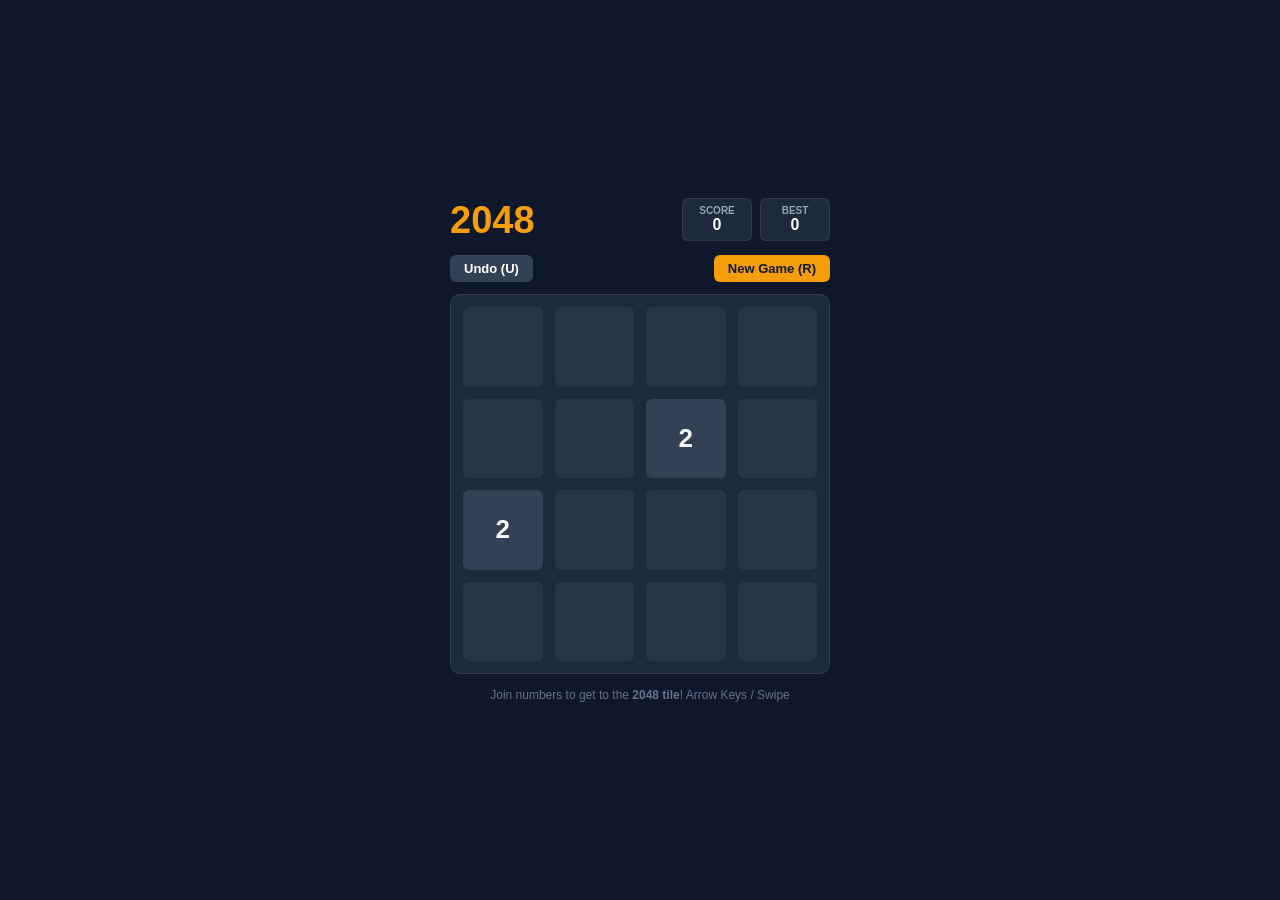
<file: public/games/2048/index.html>
<!DOCTYPE html>
<html lang="en">
<head>
  <meta charset="UTF-8">
  <meta name="viewport" content="width=device-width, initial-scale=1.0, user-scalable=no">
  <title>2048 Classic</title>
  <style>
    * { box-sizing: border-box; margin: 0; padding: 0; user-select: none; }
    body {
      background: #0f172a;
      color: #f8fafc;
      font-family: -apple-system, BlinkMacSystemFont, "Segoe UI", Roboto, sans-serif;
      display: flex;
      flex-direction: column;
      align-items: center;
      justify-content: center;
      min-height: 100vh;
      overflow: hidden;
      touch-action: none;
    }
    .header {
      width: 380px;
      max-width: 90vw;
      display: flex;
      justify-content: space-between;
      align-items: center;
      margin-bottom: 14px;
    }
    .title-group h1 {
      font-size: 38px;
      font-weight: 800;
      color: #f59e0b;
      line-height: 1;
    }
    .scores {
      display: flex;
      gap: 8px;
    }
    .score-box {
      background: #1e293b;
      padding: 6px 12px;
      border-radius: 6px;
      text-align: center;
      min-width: 70px;
      border: 1px solid rgba(255, 255, 255, 0.08);
    }
    .score-label {
      font-size: 10px;
      text-transform: uppercase;
      font-weight: 700;
      color: #94a3b8;
    }
    .score-val {
      font-size: 16px;
      font-weight: 800;
      color: #f8fafc;
      font-variant-numeric: tabular-nums;
    }
    .toolbar {
      width: 380px;
      max-width: 90vw;
      display: flex;
      justify-content: space-between;
      margin-bottom: 12px;
    }
    .btn {
      background: #334155;
      color: white;
      border: none;
      padding: 6px 14px;
      font-size: 13px;
      font-weight: 600;
      border-radius: 6px;
      cursor: pointer;
      transition: background 0.15s;
    }
    .btn:hover { background: #475569; }
    .btn-primary { background: #f59e0b; color: #0f172a; }
    .btn-primary:hover { background: #d97706; color: white; }
    
    .grid-container {
      position: relative;
      width: 380px;
      height: 380px;
      max-width: 90vw;
      max-height: 90vw;
      background: #1e293b;
      border-radius: 10px;
      padding: 12px;
      display: grid;
      grid-template-columns: repeat(4, 1fr);
      grid-template-rows: repeat(4, 1fr);
      gap: 12px;
      border: 1px solid rgba(255, 255, 255, 0.1);
    }
    .cell {
      background: rgba(255, 255, 255, 0.05);
      border-radius: 6px;
      display: flex;
      align-items: center;
      justify-content: center;
      font-size: 26px;
      font-weight: 800;
      transition: transform 0.1s ease-in-out;
    }
    .overlay {
      position: absolute;
      inset: 0;
      background: rgba(15, 23, 42, 0.88);
      border-radius: 10px;
      display: flex;
      flex-direction: column;
      align-items: center;
      justify-content: center;
      z-index: 10;
    }
    .overlay.hidden { display: none; }
    .tip {
      margin-top: 14px;
      font-size: 12px;
      color: #64748b;
    }
  </style>
</head>
<body>

<div class="header">
  <div class="title-group">
    <h1>2048</h1>
  </div>
  <div class="scores">
    <div class="score-box">
      <div class="score-label">Score</div>
      <div id="score" class="score-val">0</div>
    </div>
    <div class="score-box">
      <div class="score-label">Best</div>
      <div id="best" class="score-val">0</div>
    </div>
  </div>
</div>

<div class="toolbar">
  <button class="btn" onclick="undoMove()">Undo (U)</button>
  <button class="btn btn-primary" onclick="initGame()">New Game (R)</button>
</div>

<div class="grid-container" id="grid">
  <!-- 16 cells -->
  <div id="overlay" class="overlay hidden">
    <h2 id="overlayTitle" style="font-size: 28px; margin-bottom: 8px;">Game Over</h2>
    <button class="btn btn-primary" style="padding: 10px 20px; font-size: 15px;" onclick="initGame()">Try Again</button>
  </div>
</div>

<div class="tip">Join numbers to get to the <strong>2048 tile</strong>! Arrow Keys / Swipe</div>

<script>
  const audioCtx = new (window.AudioContext || window.webkitAudioContext)();
  function sound(freq) {
    try {
      if (audioCtx.state === 'suspended') audioCtx.resume();
      const osc = audioCtx.createOscillator();
      const gain = audioCtx.createGain();
      osc.frequency.setValueAtTime(freq, audioCtx.currentTime);
      gain.gain.setValueAtTime(0.08, audioCtx.currentTime);
      gain.gain.exponentialRampToValueAtTime(0.001, audioCtx.currentTime + 0.08);
      osc.connect(gain);
      gain.connect(audioCtx.destination);
      osc.start();
      osc.stop(audioCtx.currentTime + 0.08);
    } catch(e) {}
  }

  const TILE_COLORS = {
    2: { bg: '#334155', color: '#f8fafc' },
    4: { bg: '#475569', color: '#f8fafc' },
    8: { bg: '#f97316', color: '#ffffff' },
    16: { bg: '#ea580c', color: '#ffffff' },
    32: { bg: '#ef4444', color: '#ffffff' },
    64: { bg: '#dc2626', color: '#ffffff' },
    128: { bg: '#eab308', color: '#0f172a' },
    256: { bg: '#facc15', color: '#0f172a' },
    512: { bg: '#10b981', color: '#ffffff' },
    1024: { bg: '#06b6d4', color: '#ffffff' },
    2048: { bg: '#8b5cf6', color: '#ffffff' }
  };

  let grid = [];
  let score = 0;
  let best = parseInt(localStorage.getItem('apex_2048_best') || '0', 10);
  let previousState = null;
  let isGameOver = false;

  document.getElementById('best').innerText = best;

  function initGame() {
    grid = Array.from({length: 4}, () => Array(4).fill(0));
    score = 0;
    previousState = null;
    isGameOver = false;
    document.getElementById('score').innerText = '0';
    document.getElementById('overlay').classList.add('hidden');
    addRandomTile();
    addRandomTile();
    render();
  }

  function addRandomTile() {
    const emptyCells = [];
    for (let r = 0; r < 4; r++) {
      for (let c = 0; c < 4; c++) {
        if (grid[r][c] === 0) emptyCells.push({r, c});
      }
    }
    if (emptyCells.length > 0) {
      const {r, c} = emptyCells[Math.floor(Math.random() * emptyCells.length)];
      grid[r][c] = Math.random() < 0.9 ? 2 : 4;
    }
  }

  function render() {
    const container = document.getElementById('grid');
    // Remove existing cells except overlay
    const overlay = document.getElementById('overlay');
    container.innerHTML = '';
    container.appendChild(overlay);

    for (let r = 0; r < 4; r++) {
      for (let c = 0; c < 4; c++) {
        const val = grid[r][c];
        const cell = document.createElement('div');
        cell.className = 'cell';
        if (val > 0) {
          cell.innerText = val;
          const conf = TILE_COLORS[val] || { bg: '#4338ca', color: '#ffffff' };
          cell.style.background = conf.bg;
          cell.style.color = conf.color;
          if (val > 512) cell.style.fontSize = '20px';
        }
        container.appendChild(cell);
      }
    }
  }

  function saveState() {
    previousState = {
      grid: grid.map(row => [...row]),
      score: score
    };
  }

  function undoMove() {
    if (!previousState) return;
    grid = previousState.grid;
    score = previousState.score;
    previousState = null;
    document.getElementById('score').innerText = score;
    render();
  }

  function slide(row) {
    let arr = row.filter(val => val);
    let points = 0;
    for (let i = 0; i < arr.length - 1; i++) {
      if (arr[i] === arr[i + 1]) {
        arr[i] *= 2;
        points += arr[i];
        arr.splice(i + 1, 1);
      }
    }
    while (arr.length < 4) arr.push(0);
    return { arr, points };
  }

  function moveLeft() {
    let moved = false;
    let gainedScore = 0;
    for (let r = 0; r < 4; r++) {
      const { arr, points } = slide(grid[r]);
      gainedScore += points;
      for (let c = 0; c < 4; c++) {
        if (grid[r][c] !== arr[c]) moved = true;
        grid[r][c] = arr[c];
      }
    }
    return { moved, gainedScore };
  }

  function rotateGrid() {
    grid = grid[0].map((_, i) => grid.map(row => row[i]).reverse());
  }

  function move(direction) {
    if (isGameOver) return;
    saveState();

    let times = 0;
    if (direction === 'left') times = 0;
    if (direction === 'down') times = 1;
    if (direction === 'right') times = 2;
    if (direction === 'up') times = 3;

    for (let i = 0; i < times; i++) rotateGrid();
    const { moved, gainedScore } = moveLeft();
    for (let i = 0; i < (4 - times) % 4; i++) rotateGrid();

    if (moved) {
      sound(300 + gainedScore);
      score += gainedScore;
      document.getElementById('score').innerText = score;
      if (score > best) {
        best = score;
        localStorage.setItem('apex_2048_best', best.toString());
        document.getElementById('best').innerText = best;
      }
      addRandomTile();
      render();
      checkGameStatus();
    }
  }

  function canMove() {
    for (let r = 0; r < 4; r++) {
      for (let c = 0; c < 4; c++) {
        if (grid[r][c] === 0) return true;
        if (c < 3 && grid[r][c] === grid[r][c + 1]) return true;
        if (r < 3 && grid[r][c] === grid[r + 1][c]) return true;
      }
    }
    return false;
  }

  function checkGameStatus() {
    if (!canMove()) {
      isGameOver = true;
      document.getElementById('overlayTitle').innerText = 'Game Over';
      document.getElementById('overlay').classList.remove('hidden');
    }
  }

  window.addEventListener('keydown', e => {
    if (['ArrowUp', 'ArrowDown', 'ArrowLeft', 'ArrowRight'].includes(e.key)) {
      e.preventDefault();
    }
    if (e.key === 'ArrowLeft' || e.key === 'a') move('left');
    else if (e.key === 'ArrowRight' || e.key === 'd') move('right');
    else if (e.key === 'ArrowUp' || e.key === 'w') move('up');
    else if (e.key === 'ArrowDown' || e.key === 's') move('down');
    else if (e.key === 'u' || e.key === 'U') undoMove();
    else if (e.key === 'r' || e.key === 'R') initGame();
  });

  // Touch Swipe
  let startX = 0, startY = 0;
  window.addEventListener('touchstart', e => {
    startX = e.touches[0].clientX;
    startY = e.touches[0].clientY;
  }, {passive: false});

  window.addEventListener('touchend', e => {
    const diffX = e.changedTouches[0].clientX - startX;
    const diffY = e.changedTouches[0].clientY - startY;
    if (Math.abs(diffX) > Math.abs(diffY)) {
      if (Math.abs(diffX) > 30) move(diffX > 0 ? 'right' : 'left');
    } else {
      if (Math.abs(diffY) > 30) move(diffY > 0 ? 'down' : 'up');
    }
  }, {passive: false});

  initGame();
</script>
</body>
</html>
</file>
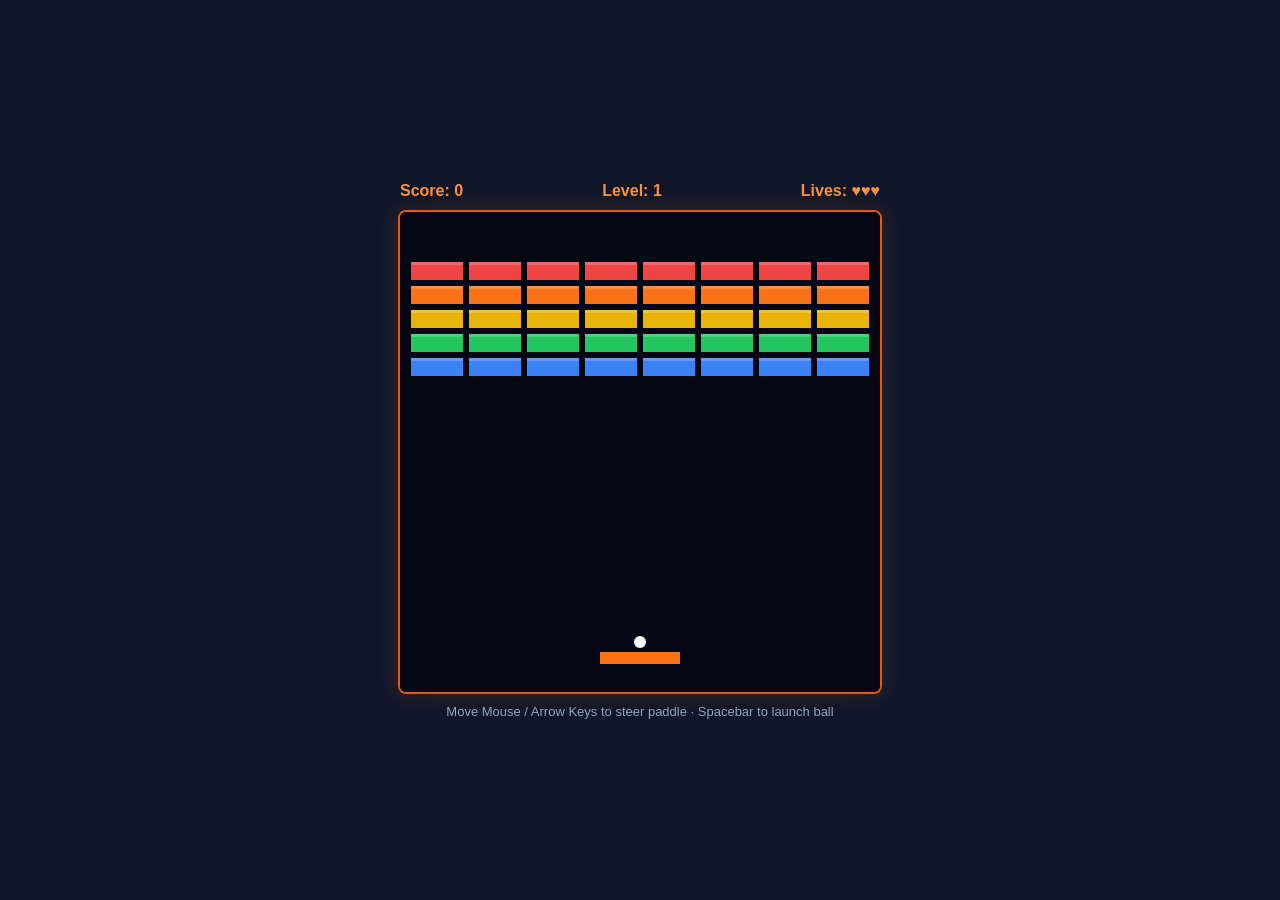
<file: public/games/breakout/index.html>
<!DOCTYPE html>
<html lang="en">
<head>
  <meta charset="UTF-8">
  <meta name="viewport" content="width=device-width, initial-scale=1.0, user-scalable=no">
  <title>Breakout Brick Buster</title>
  <style>
    * { box-sizing: border-box; margin: 0; padding: 0; user-select: none; }
    body {
      background: #0f172a;
      color: #f8fafc;
      font-family: sans-serif;
      display: flex;
      flex-direction: column;
      align-items: center;
      justify-content: center;
      min-height: 100vh;
      overflow: hidden;
      touch-action: none;
    }
    .hud {
      display: flex;
      justify-content: space-between;
      width: 480px;
      max-width: 95vw;
      margin-bottom: 10px;
      font-weight: bold;
      color: #fb923c;
    }
    canvas {
      background: #020617;
      border: 2px solid #ea580c;
      border-radius: 8px;
      box-shadow: 0 0 25px rgba(234, 88, 12, 0.2);
      display: block;
      max-width: 95vw;
    }
    .tip {
      margin-top: 10px;
      font-size: 13px;
      color: #94a3b8;
    }
  </style>
</head>
<body>

<div class="hud">
  <div>Score: <span id="score">0</span></div>
  <div>Level: <span id="level">1</span></div>
  <div>Lives: <span id="lives">♥♥♥</span></div>
</div>

<canvas id="game" width="480" height="480"></canvas>
<div class="tip">Move Mouse / Arrow Keys to steer paddle · Spacebar to launch ball</div>

<script>
  const audioCtx = new (window.AudioContext || window.webkitAudioContext)();
  function sound(freq, duration = 0.05, type = 'sine') {
    try {
      if (audioCtx.state === 'suspended') audioCtx.resume();
      const osc = audioCtx.createOscillator();
      const gain = audioCtx.createGain();
      osc.type = type;
      osc.frequency.setValueAtTime(freq, audioCtx.currentTime);
      gain.gain.setValueAtTime(0.08, audioCtx.currentTime);
      gain.gain.exponentialRampToValueAtTime(0.001, audioCtx.currentTime + duration);
      osc.connect(gain);
      gain.connect(audioCtx.destination);
      osc.start();
      osc.stop(audioCtx.currentTime + duration);
    } catch(e) {}
  }

  const canvas = document.getElementById('game');
  const ctx = canvas.getContext('2d');

  let score = 0;
  let level = 1;
  let lives = 3;
  let isGameOver = false;

  const paddle = { x: 200, y: 440, w: 80, h: 12, speed: 7 };
  let ball = { x: 240, y: 430, radius: 6, vx: 0, vy: 0, attached: true };

  const ROWS = 5;
  const COLS = 8;
  const BRICK_W = 52;
  const BRICK_H = 18;
  const PADDING = 6;
  const OFFSET_TOP = 50;
  const OFFSET_LEFT = 11;
  const COLORS = ['#ef4444', '#f97316', '#eab308', '#22c55e', '#3b82f6'];

  let bricks = [];

  function initBricks() {
    bricks = [];
    for (let r = 0; r < ROWS; r++) {
      for (let c = 0; c < COLS; c++) {
        bricks.push({
          x: c * (BRICK_W + PADDING) + OFFSET_LEFT,
          y: r * (BRICK_H + PADDING) + OFFSET_TOP,
          color: COLORS[r],
          points: (ROWS - r) * 10,
          status: 1
        });
      }
    }
  }

  function launchBall() {
    if (ball.attached) {
      ball.attached = false;
      ball.vx = (Math.random() - 0.5) * 6;
      ball.vy = -5.5;
      sound(400);
    }
  }

  window.addEventListener('keydown', e => {
    if (e.key === ' ' || e.key === 'ArrowUp') {
      e.preventDefault();
      launchBall();
    }
  });

  canvas.addEventListener('mousemove', e => {
    const rect = canvas.getBoundingClientRect();
    const mouseX = e.clientX - rect.left;
    paddle.x = Math.max(0, Math.min(canvas.width - paddle.w, mouseX - paddle.w / 2));
    if (ball.attached) ball.x = paddle.x + paddle.w / 2;
  });

  let keys = {};
  window.addEventListener('keydown', e => keys[e.key] = true);
  window.addEventListener('keyup', e => keys[e.key] = false);

  function update() {
    if (!isGameOver) {
      if (keys['ArrowLeft'] || keys['a']) {
        paddle.x = Math.max(0, paddle.x - paddle.speed);
        if (ball.attached) ball.x = paddle.x + paddle.w / 2;
      }
      if (keys['ArrowRight'] || keys['d']) {
        paddle.x = Math.min(canvas.width - paddle.w, paddle.x + paddle.speed);
        if (ball.attached) ball.x = paddle.x + paddle.w / 2;
      }

      if (!ball.attached) {
        ball.x += ball.vx;
        ball.y += ball.vy;

        // Walls
        if (ball.x - ball.radius < 0) { ball.x = ball.radius; ball.vx = -ball.vx; sound(300); }
        if (ball.x + ball.radius > canvas.width) { ball.x = canvas.width - ball.radius; ball.vx = -ball.vx; sound(300); }
        if (ball.y - ball.radius < 0) { ball.y = ball.radius; ball.vy = -ball.vy; sound(300); }

        // Paddle Collision
        if (
          ball.y + ball.radius >= paddle.y &&
          ball.y - ball.radius <= paddle.y + paddle.h &&
          ball.x >= paddle.x &&
          ball.x <= paddle.x + paddle.w
        ) {
          const hitPos = (ball.x - (paddle.x + paddle.w / 2)) / (paddle.w / 2);
          ball.vx = hitPos * 5.5;
          ball.vy = -Math.abs(ball.vy);
          sound(500);
        }

        // Brick Collision
        bricks.forEach(b => {
          if (b.status === 1) {
            if (
              ball.x > b.x &&
              ball.x < b.x + BRICK_W &&
              ball.y > b.y &&
              ball.y < b.y + BRICK_H
            ) {
              ball.vy = -ball.vy;
              b.status = 0;
              score += b.points;
              document.getElementById('score').innerText = score;
              sound(650, 0.08, 'triangle');
            }
          }
        });

        // Bottom Fall
        if (ball.y > canvas.height) {
          lives--;
          document.getElementById('lives').innerText = '♥'.repeat(Math.max(0, lives));
          sound(150, 0.25, 'sawtooth');
          if (lives <= 0) {
            isGameOver = true;
          } else {
            ball.attached = true;
            ball.x = paddle.x + paddle.w / 2;
            ball.y = paddle.y - 10;
          }
        }

        // Check clear
        if (bricks.every(b => b.status === 0)) {
          level++;
          document.getElementById('level').innerText = level;
          ball.attached = true;
          ball.x = paddle.x + paddle.w / 2;
          ball.y = paddle.y - 10;
          initBricks();
        }
      }
    }

    draw();
    requestAnimationFrame(update);
  }

  function draw() {
    ctx.fillStyle = '#050714';
    ctx.fillRect(0, 0, canvas.width, canvas.height);

    // Paddle
    ctx.fillStyle = '#f97316';
    ctx.fillRect(paddle.x, paddle.y, paddle.w, paddle.h);

    // Ball
    ctx.fillStyle = '#ffffff';
    ctx.beginPath();
    ctx.arc(ball.x, ball.y, ball.radius, 0, Math.PI * 2);
    ctx.fill();

    // Bricks
    bricks.forEach(b => {
      if (b.status === 1) {
        ctx.fillStyle = b.color;
        ctx.fillRect(b.x, b.y, BRICK_W, BRICK_H);
        ctx.fillStyle = 'rgba(255, 255, 255, 0.2)';
        ctx.fillRect(b.x, b.y, BRICK_W, 3);
      }
    });

    if (isGameOver) {
      ctx.fillStyle = 'rgba(0, 0, 0, 0.85)';
      ctx.fillRect(0, 0, canvas.width, canvas.height);
      ctx.fillStyle = '#ef4444';
      ctx.font = 'bold 26px sans-serif';
      ctx.textAlign = 'center';
      ctx.fillText('GAME OVER', canvas.width / 2, 240);
      ctx.fillStyle = '#94a3b8';
      ctx.font = '16px sans-serif';
      ctx.fillText('Press R to Play Again', canvas.width / 2, 275);
    }
  }

  window.addEventListener('keydown', e => {
    if (e.key === 'r' || e.key === 'R') {
      score = 0;
      level = 1;
      lives = 3;
      isGameOver = false;
      document.getElementById('score').innerText = '0';
      document.getElementById('level').innerText = '1';
      document.getElementById('lives').innerText = '♥♥♥';
      ball.attached = true;
      ball.x = paddle.x + paddle.w / 2;
      ball.y = paddle.y - 10;
      initBricks();
    }
  });

  initBricks();
  requestAnimationFrame(update);
</script>
</body>
</html>
</file>
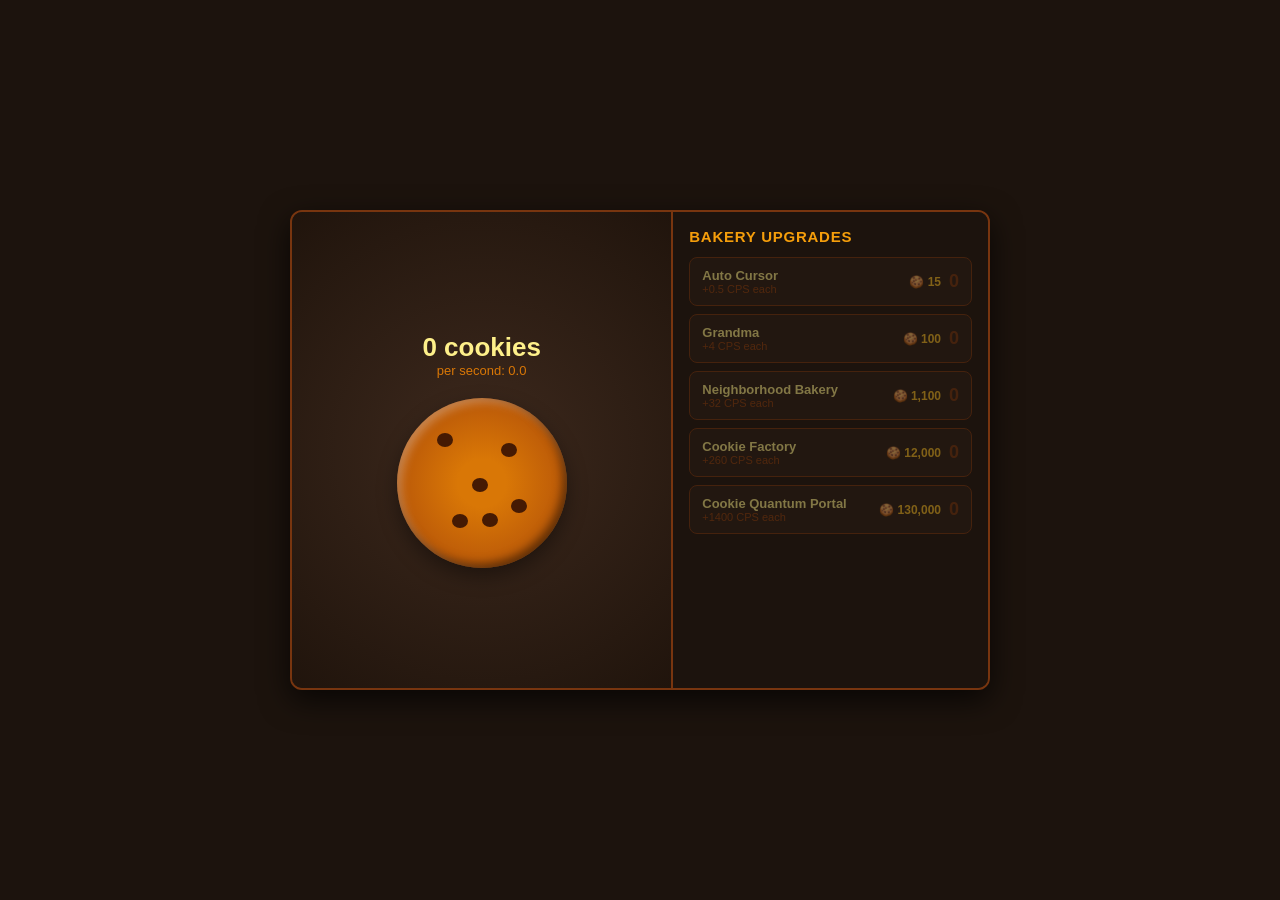
<file: public/games/cookie-clicker/index.html>
<!DOCTYPE html>
<html lang="en">
<head>
  <meta charset="UTF-8">
  <meta name="viewport" content="width=device-width, initial-scale=1.0, user-scalable=no">
  <title>Idle Cookie Empire</title>
  <style>
    * { box-sizing: border-box; margin: 0; padding: 0; user-select: none; }
    body {
      background: #1c130d;
      color: #fef3c7;
      font-family: -apple-system, BlinkMacSystemFont, "Segoe UI", Roboto, sans-serif;
      display: flex;
      justify-content: center;
      align-items: center;
      min-height: 100vh;
      overflow: hidden;
    }
    .wrapper {
      display: flex;
      width: 700px;
      height: 480px;
      max-width: 95vw;
      max-height: 95vh;
      background: #2a1d15;
      border: 2px solid #78350f;
      border-radius: 12px;
      overflow: hidden;
      box-shadow: 0 10px 30px rgba(0, 0, 0, 0.7);
    }
    .left-section {
      flex: 1.2;
      display: flex;
      flex-direction: column;
      align-items: center;
      justify-content: center;
      padding: 20px;
      background: radial-gradient(circle, #3d291d 0%, #20140c 100%);
      border-right: 2px solid #78350f;
      position: relative;
    }
    .cookie-count {
      font-size: 26px;
      font-weight: 800;
      color: #fef08a;
      text-align: center;
      font-variant-numeric: tabular-nums;
    }
    .cps-count {
      font-size: 13px;
      color: #d97706;
      margin-bottom: 20px;
    }
    .big-cookie {
      width: 170px;
      height: 170px;
      background: radial-gradient(circle, #d97706 20%, #b45309 80%);
      border-radius: 50%;
      position: relative;
      cursor: pointer;
      box-shadow: 0 8px 20px rgba(0, 0, 0, 0.4), inset -4px -4px 10px rgba(0,0,0,0.5), inset 4px 4px 10px rgba(255,255,255,0.3);
      transition: transform 0.08s ease;
      display: flex;
      align-items: center;
      justify-content: center;
    }
    .big-cookie:active {
      transform: scale(0.94);
    }
    /* Choc chips */
    .chip {
      position: absolute;
      width: 16px;
      height: 14px;
      background: #451a03;
      border-radius: 50%;
    }
    .right-section {
      flex: 1;
      padding: 16px;
      display: flex;
      flex-direction: column;
      background: #1c130d;
      overflow-y: auto;
    }
    .store-title {
      font-size: 15px;
      font-weight: 800;
      color: #f59e0b;
      text-transform: uppercase;
      margin-bottom: 12px;
      letter-spacing: 0.05em;
    }
    .store-list {
      display: flex;
      flex-direction: column;
      gap: 8px;
    }
    .store-item {
      background: #2a1d15;
      border: 1px solid #78350f;
      padding: 10px 12px;
      border-radius: 8px;
      display: flex;
      justify-content: space-between;
      align-items: center;
      cursor: pointer;
      transition: all 0.15s;
    }
    .store-item:hover:not(.disabled) {
      background: #3b281c;
      border-color: #d97706;
    }
    .store-item.disabled {
      opacity: 0.45;
      cursor: not-allowed;
    }
    .item-info h4 {
      font-size: 13px;
      font-weight: 700;
      color: #fef08a;
    }
    .item-info p {
      font-size: 11px;
      color: #92400e;
    }
    .item-cost {
      font-size: 12px;
      font-weight: bold;
      color: #fbbf24;
      font-variant-numeric: tabular-nums;
    }
    .item-count {
      font-size: 18px;
      font-weight: 800;
      color: #78350f;
      margin-left: 8px;
    }
    .floating-text {
      position: absolute;
      color: #fef08a;
      font-weight: 800;
      font-size: 18px;
      pointer-events: none;
      animation: floatUp 0.8s ease-out forwards;
    }
    @keyframes floatUp {
      0% { opacity: 1; transform: translate(0, 0); }
      100% { opacity: 0; transform: translate(0, -50px); }
    }
  </style>
</head>
<body>

<div class="wrapper">
  <div class="left-section" id="leftSection">
    <div class="cookie-count" id="cookieCount">0 cookies</div>
    <div class="cps-count" id="cpsCount">per second: 0</div>

    <div class="big-cookie" id="cookie">
      <div class="chip" style="top: 35px; left: 40px;"></div>
      <div class="chip" style="top: 45px; right: 50px;"></div>
      <div class="chip" style="bottom: 40px; left: 55px;"></div>
      <div class="chip" style="bottom: 55px; right: 40px;"></div>
      <div class="chip" style="top: 80px; left: 75px;"></div>
      <div class="chip" style="top: 115px; left: 85px;"></div>
    </div>
  </div>

  <div class="right-section">
    <div class="store-title">Bakery Upgrades</div>
    <div class="store-list" id="storeList"></div>
  </div>
</div>

<script>
  const audioCtx = new (window.AudioContext || window.webkitAudioContext)();
  function sound(freq) {
    try {
      if (audioCtx.state === 'suspended') audioCtx.resume();
      const osc = audioCtx.createOscillator();
      const gain = audioCtx.createGain();
      osc.frequency.setValueAtTime(freq, audioCtx.currentTime);
      gain.gain.setValueAtTime(0.08, audioCtx.currentTime);
      gain.gain.exponentialRampToValueAtTime(0.001, audioCtx.currentTime + 0.05);
      osc.connect(gain);
      gain.connect(audioCtx.destination);
      osc.start();
      osc.stop(audioCtx.currentTime + 0.05);
    } catch(e) {}
  }

  let cookies = 0;
  let clickPower = 1;

  const items = [
    { id: 'cursor', name: 'Auto Cursor', cost: 15, cps: 0.5, count: 0 },
    { id: 'grandma', name: 'Grandma', cost: 100, cps: 4, count: 0 },
    { id: 'bakery', name: 'Neighborhood Bakery', cost: 1100, cps: 32, count: 0 },
    { id: 'factory', name: 'Cookie Factory', cost: 12000, cps: 260, count: 0 },
    { id: 'portal', name: 'Cookie Quantum Portal', cost: 130000, cps: 1400, count: 0 }
  ];

  function getCPS() {
    return items.reduce((acc, item) => acc + item.count * item.cps, 0);
  }

  function clickCookie(e) {
    cookies += clickPower;
    sound(550);
    renderStats();

    // Floating +1
    const float = document.createElement('div');
    float.className = 'floating-text';
    float.innerText = `+${clickPower}`;
    const rect = document.getElementById('cookie').getBoundingClientRect();
    const lRect = document.getElementById('leftSection').getBoundingClientRect();
    float.style.left = (e ? e.clientX - lRect.left - 10 : 80) + 'px';
    float.style.top = (e ? e.clientY - lRect.top - 15 : 120) + 'px';
    document.getElementById('leftSection').appendChild(float);
    setTimeout(() => float.remove(), 800);
  }

  function buyItem(idx) {
    const item = items[idx];
    if (cookies >= item.cost) {
      cookies -= item.cost;
      item.count++;
      item.cost = Math.floor(item.cost * 1.15);
      sound(750);
      renderStore();
      renderStats();
    }
  }

  function renderStats() {
    document.getElementById('cookieCount').innerText = `${Math.floor(cookies).toLocaleString()} cookies`;
    document.getElementById('cpsCount').innerText = `per second: ${getCPS().toFixed(1)}`;
  }

  function renderStore() {
    const list = document.getElementById('storeList');
    list.innerHTML = '';
    items.forEach((item, idx) => {
      const el = document.createElement('div');
      el.className = 'store-item' + (cookies < item.cost ? ' disabled' : '');
      el.onclick = () => buyItem(idx);
      el.innerHTML = `
        <div class="item-info">
          <h4>${item.name}</h4>
          <p>+${item.cps} CPS each</p>
        </div>
        <div style="display: flex; align-items: center;">
          <div class="item-cost">🍪 ${item.cost.toLocaleString()}</div>
          <div class="item-count">${item.count}</div>
        </div>
      `;
      list.appendChild(el);
    });
  }

  document.getElementById('cookie').addEventListener('click', clickCookie);

  // Game loop 10 times a second
  setInterval(() => {
    cookies += getCPS() / 10;
    renderStats();
    // Update store button disability states
    const els = document.querySelectorAll('.store-item');
    items.forEach((item, idx) => {
      if (els[idx]) {
        els[idx].classList.toggle('disabled', cookies < item.cost);
      }
    });
  }, 100);

  renderStore();
  renderStats();
</script>
</body>
</html>
</file>
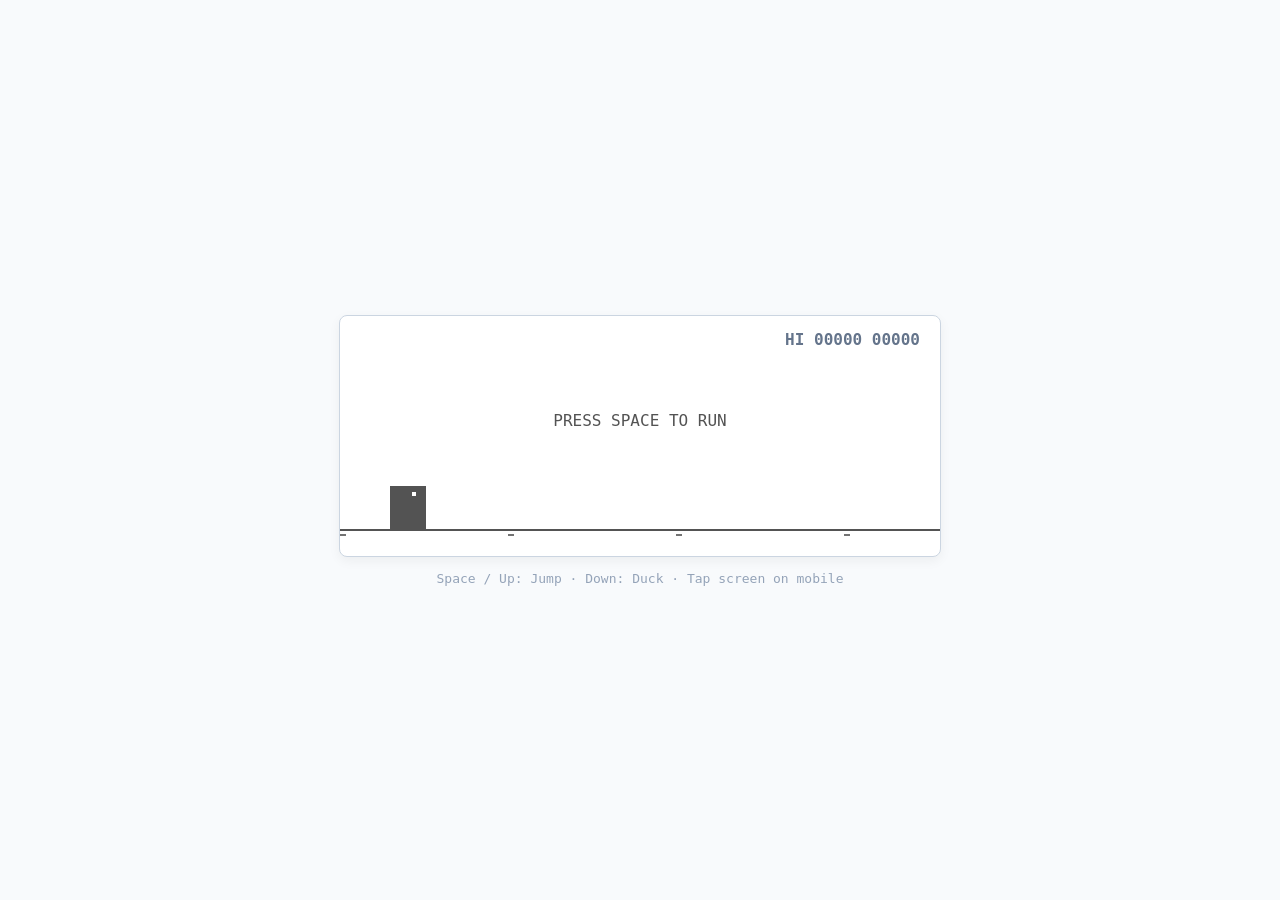
<file: public/games/dino/index.html>
<!DOCTYPE html>
<html lang="en">
<head>
  <meta charset="UTF-8">
  <meta name="viewport" content="width=device-width, initial-scale=1.0, user-scalable=no">
  <title>T-Rex Chrome Runner</title>
  <style>
    * { box-sizing: border-box; margin: 0; padding: 0; user-select: none; }
    body {
      background: #f8fafc;
      color: #334155;
      font-family: monospace;
      display: flex;
      flex-direction: column;
      align-items: center;
      justify-content: center;
      min-height: 100vh;
      overflow: hidden;
      touch-action: manipulation;
    }
    .game-wrapper {
      position: relative;
      border: 1px solid #cbd5e1;
      border-radius: 8px;
      background: #ffffff;
      box-shadow: 0 4px 12px rgba(0, 0, 0, 0.05);
    }
    canvas {
      display: block;
      max-width: 95vw;
    }
    .hud {
      position: absolute;
      top: 14px;
      right: 20px;
      font-size: 16px;
      font-weight: bold;
      color: #64748b;
    }
    .tip {
      margin-top: 14px;
      font-size: 13px;
      color: #94a3b8;
    }
  </style>
</head>
<body>

<div class="game-wrapper">
  <div class="hud">
    HI <span id="hi">00000</span> <span id="current">00000</span>
  </div>
  <canvas id="runner" width="600" height="240"></canvas>
</div>
<div class="tip">Space / Up: Jump · Down: Duck · Tap screen on mobile</div>

<script>
  const audioCtx = new (window.AudioContext || window.webkitAudioContext)();
  function sound(freq, duration = 0.06) {
    try {
      if (audioCtx.state === 'suspended') audioCtx.resume();
      const osc = audioCtx.createOscillator();
      const gain = audioCtx.createGain();
      osc.frequency.setValueAtTime(freq, audioCtx.currentTime);
      gain.gain.setValueAtTime(0.08, audioCtx.currentTime);
      gain.gain.exponentialRampToValueAtTime(0.001, audioCtx.currentTime + duration);
      osc.connect(gain);
      gain.connect(audioCtx.destination);
      osc.start();
      osc.stop(audioCtx.currentTime + duration);
    } catch(e) {}
  }

  const canvas = document.getElementById('runner');
  const ctx = canvas.getContext('2d');

  let state = 'START'; // START, RUNNING, GAMEOVER
  let speed = 6;
  let score = 0;
  let hiScore = parseInt(localStorage.getItem('apex_dino_hi') || '0', 10);
  document.getElementById('hi').innerText = String(hiScore).padStart(5, '0');

  const dino = {
    x: 50,
    y: 170,
    w: 36,
    h: 44,
    vy: 0,
    gravity: 0.75,
    jumpPower: -12,
    isGrounded: true,
    isDucking: false
  };

  let obstacles = [];
  let clouds = [];
  let groundOffset = 0;
  let spawnTimer = 0;

  function resetGame() {
    state = 'RUNNING';
    speed = 6;
    score = 0;
    obstacles = [];
    clouds = [];
    dino.y = 170;
    dino.vy = 0;
    dino.isGrounded = true;
    dino.isDucking = false;
  }

  function jump() {
    if (state === 'START' || state === 'GAMEOVER') {
      resetGame();
      sound(400, 0.05);
    } else if (state === 'RUNNING' && dino.isGrounded) {
      dino.vy = dino.jumpPower;
      dino.isGrounded = false;
      sound(440, 0.08);
    }
  }

  window.addEventListener('keydown', e => {
    if (e.key === ' ' || e.key === 'ArrowUp') {
      e.preventDefault();
      jump();
    } else if (e.key === 'ArrowDown') {
      dino.isDucking = true;
      if (!dino.isGrounded) dino.vy += 3;
    }
  });

  window.addEventListener('keyup', e => {
    if (e.key === 'ArrowDown') {
      dino.isDucking = false;
    }
  });

  canvas.addEventListener('pointerdown', e => {
    e.preventDefault();
    jump();
  });

  function update() {
    if (state === 'RUNNING') {
      score += 0.15;
      speed += 0.0006;
      document.getElementById('current').innerText = String(Math.floor(score)).padStart(5, '0');

      if (Math.floor(score) > hiScore) {
        hiScore = Math.floor(score);
        localStorage.setItem('apex_dino_hi', hiScore.toString());
        document.getElementById('hi').innerText = String(hiScore).padStart(5, '0');
      }

      // Dino physics
      dino.vy += dino.gravity;
      dino.y += dino.vy;
      if (dino.y >= 170) {
        dino.y = 170;
        dino.vy = 0;
        dino.isGrounded = true;
      }

      // Ground scroll
      groundOffset = (groundOffset + speed) % 24;

      // Cloud spawn
      if (Math.random() < 0.01) {
        clouds.push({ x: canvas.width, y: Math.random() * 80 + 20 });
      }
      clouds.forEach(c => c.x -= speed * 0.3);
      clouds = clouds.filter(c => c.x > -60);

      // Obstacle spawn
      spawnTimer++;
      if (spawnTimer > 70 + Math.random() * 60) {
        spawnTimer = 0;
        const isBird = Math.random() < 0.3 && score > 200;
        if (isBird) {
          obstacles.push({
            type: 'bird',
            x: canvas.width,
            y: Math.random() < 0.5 ? 140 : 165,
            w: 32,
            h: 24
          });
        } else {
          const count = Math.random() < 0.4 ? 2 : 1;
          obstacles.push({
            type: 'cactus',
            x: canvas.width,
            y: 172,
            w: 18 * count,
            h: 42
          });
        }
      }

      // Move obstacles
      for (let i = obstacles.length - 1; i >= 0; i--) {
        const obs = obstacles[i];
        obs.x -= speed;

        // Hitbox collision
        const dinoH = dino.isDucking ? 26 : 44;
        const dinoY = dino.isDucking ? dino.y + 18 : dino.y;
        if (
          dino.x + 8 < obs.x + obs.w &&
          dino.x + dino.w - 8 > obs.x &&
          dinoY + dinoH > obs.y &&
          dinoY < obs.y + obs.h
        ) {
          state = 'GAMEOVER';
          sound(180, 0.3);
        }

        if (obs.x + obs.w < 0) {
          obstacles.splice(i, 1);
        }
      }
    }

    draw();
    requestAnimationFrame(update);
  }

  function draw() {
    ctx.clearRect(0, 0, canvas.width, canvas.height);

    // Ground line
    ctx.strokeStyle = '#535353';
    ctx.lineWidth = 2;
    ctx.beginPath();
    ctx.moveTo(0, 214);
    ctx.lineTo(canvas.width, 214);
    ctx.stroke();

    // Ground bumps
    ctx.fillStyle = '#737373';
    for (let x = -groundOffset; x < canvas.width; x += 24) {
      if ((x * 13) % 7 === 0) {
        ctx.fillRect(x, 218, 6, 2);
      }
    }

    // Clouds
    ctx.fillStyle = '#cbd5e1';
    clouds.forEach(c => {
      ctx.fillRect(c.x, c.y, 40, 10);
      ctx.fillRect(c.x + 8, c.y - 6, 24, 6);
    });

    // Obstacles
    obstacles.forEach(obs => {
      ctx.fillStyle = '#535353';
      if (obs.type === 'cactus') {
        ctx.fillRect(obs.x, obs.y, obs.w, obs.h);
        ctx.fillRect(obs.x - 4, obs.y + 8, obs.w + 8, 8);
      } else {
        // Pterodactyl
        ctx.fillRect(obs.x, obs.y + 6, obs.w, 12);
        ctx.fillRect(obs.x + 10, obs.y - 4, 12, 10);
      }
    });

    // Dino
    ctx.fillStyle = '#535353';
    const dinoH = dino.isDucking ? 26 : 44;
    const dinoY = dino.isDucking ? dino.y + 18 : dino.y;
    ctx.fillRect(dino.x, dinoY, dino.w, dinoH);
    // Eye
    ctx.fillStyle = '#ffffff';
    ctx.fillRect(dino.x + (dino.isDucking ? 28 : 22), dinoY + 6, 4, 4);

    if (state === 'START') {
      ctx.fillStyle = '#535353';
      ctx.font = '16px monospace';
      ctx.textAlign = 'center';
      ctx.fillText('PRESS SPACE TO RUN', canvas.width / 2, 110);
    } else if (state === 'GAMEOVER') {
      ctx.fillStyle = '#535353';
      ctx.font = 'bold 22px monospace';
      ctx.textAlign = 'center';
      ctx.fillText('G A M E  O V E R', canvas.width / 2, 100);
      ctx.font = '14px monospace';
      ctx.fillText('Press Space to Restart', canvas.width / 2, 130);
    }
  }

  requestAnimationFrame(update);
</script>
</body>
</html>
</file>
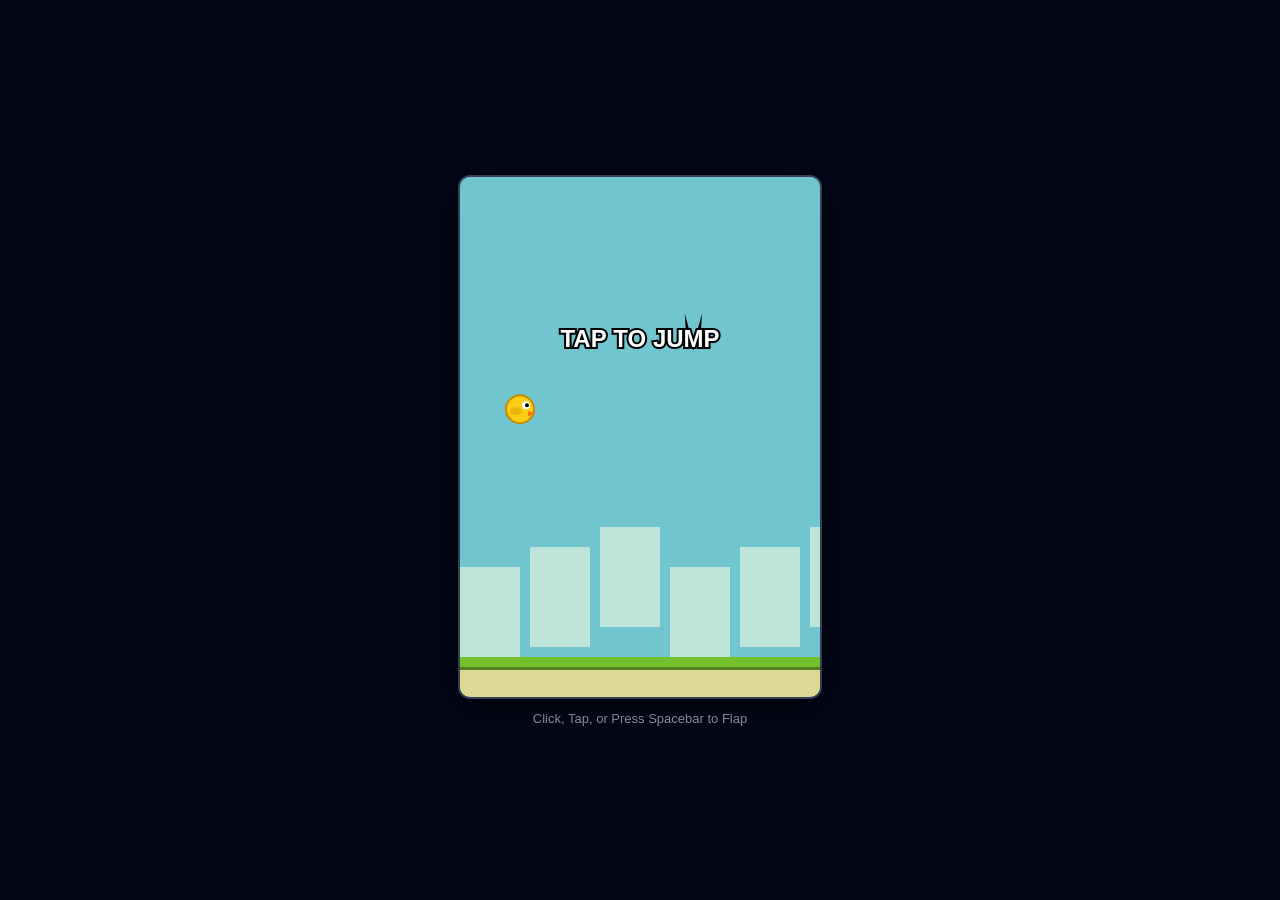
<file: public/games/flappy/index.html>
<!DOCTYPE html>
<html lang="en">
<head>
  <meta charset="UTF-8">
  <meta name="viewport" content="width=device-width, initial-scale=1.0, user-scalable=no">
  <title>Flappy Bird Arcade</title>
  <style>
    * { box-sizing: border-box; margin: 0; padding: 0; user-select: none; }
    body {
      background: #020617;
      color: #f8fafc;
      font-family: -apple-system, BlinkMacSystemFont, "Segoe UI", Roboto, sans-serif;
      display: flex;
      flex-direction: column;
      align-items: center;
      justify-content: center;
      min-height: 100vh;
      overflow: hidden;
      touch-action: manipulation;
    }
    .game-container {
      position: relative;
      border-radius: 12px;
      overflow: hidden;
      box-shadow: 0 10px 30px rgba(0, 0, 0, 0.6);
      border: 2px solid #334155;
    }
    canvas {
      display: block;
      background: #70c5ce;
    }
    .tip {
      margin-top: 12px;
      font-size: 13px;
      color: #94a3b8;
    }
  </style>
</head>
<body>

<div class="game-container">
  <canvas id="game" width="360" height="520"></canvas>
</div>
<div class="tip">Click, Tap, or Press Spacebar to Flap</div>

<script>
  const audioCtx = new (window.AudioContext || window.webkitAudioContext)();
  function sound(freq, duration = 0.08, type = 'sine') {
    try {
      if (audioCtx.state === 'suspended') audioCtx.resume();
      const osc = audioCtx.createOscillator();
      const gain = audioCtx.createGain();
      osc.type = type;
      osc.frequency.setValueAtTime(freq, audioCtx.currentTime);
      gain.gain.setValueAtTime(0.1, audioCtx.currentTime);
      gain.gain.exponentialRampToValueAtTime(0.001, audioCtx.currentTime + duration);
      osc.connect(gain);
      gain.connect(audioCtx.destination);
      osc.start();
      osc.stop(audioCtx.currentTime + duration);
    } catch(e) {}
  }

  const canvas = document.getElementById('game');
  const ctx = canvas.getContext('2d');

  let state = 'START'; // START, PLAYING, GAMEOVER
  let bird = { x: 60, y: 240, vy: 0, radius: 14 };
  const gravity = 0.38;
  const jump = -6.5;

  let pipes = [];
  let score = 0;
  let best = parseInt(localStorage.getItem('apex_flappy_best') || '0', 10);
  let frames = 0;

  function resetGame() {
    bird = { x: 60, y: 240, vy: 0, radius: 14 };
    pipes = [];
    score = 0;
    frames = 0;
    state = 'START';
  }

  function flap() {
    if (state === 'START') {
      state = 'PLAYING';
      bird.vy = jump;
      sound(400, 0.06);
    } else if (state === 'PLAYING') {
      bird.vy = jump;
      sound(440, 0.06);
    } else if (state === 'GAMEOVER') {
      resetGame();
    }
  }

  window.addEventListener('keydown', e => {
    if (e.key === ' ' || e.key === 'ArrowUp') {
      e.preventDefault();
      flap();
    }
  });
  canvas.addEventListener('pointerdown', e => {
    e.preventDefault();
    flap();
  });

  function update() {
    frames++;

    if (state === 'START') {
      bird.y = 240 + Math.sin(frames * 0.08) * 8;
    } else if (state === 'PLAYING') {
      bird.vy += gravity;
      bird.y += bird.vy;

      // Pipe spawn
      if (frames % 100 === 0) {
        const gap = 120;
        const top = Math.floor(Math.random() * (canvas.height - gap - 160)) + 40;
        pipes.push({
          x: canvas.width,
          top: top,
          bottom: canvas.height - top - gap,
          passed: false
        });
      }

      // Move pipes
      for (let i = pipes.length - 1; i >= 0; i--) {
        const p = pipes[i];
        p.x -= 2.2;

        // Collision check
        const pipeW = 54;
        if (bird.x + bird.radius > p.x && bird.x - bird.radius < p.x + pipeW) {
          if (bird.y - bird.radius < p.top || bird.y + bird.radius > canvas.height - p.bottom - 40) {
            die();
          }
        }

        // Score
        if (!p.passed && p.x + pipeW < bird.x) {
          p.passed = true;
          score++;
          sound(700, 0.1, 'triangle');
          if (score > best) {
            best = score;
            localStorage.setItem('apex_flappy_best', best.toString());
          }
        }

        if (p.x + pipeW < 0) {
          pipes.splice(i, 1);
        }
      }

      // Floor & ceiling hit
      if (bird.y + bird.radius >= canvas.height - 40 || bird.y - bird.radius <= 0) {
        die();
      }
    }

    draw();
    requestAnimationFrame(update);
  }

  function die() {
    state = 'GAMEOVER';
    sound(150, 0.3, 'sawtooth');
  }

  function draw() {
    // Sky
    ctx.fillStyle = '#70c5ce';
    ctx.fillRect(0, 0, canvas.width, canvas.height);

    // City silhouette background
    ctx.fillStyle = '#bde5d9';
    for (let i = 0; i < 6; i++) {
      ctx.fillRect(i * 70, canvas.height - 130 - (i % 3) * 20, 60, 100);
    }

    // Pipes
    pipes.forEach(p => {
      ctx.fillStyle = '#73bf2e';
      ctx.strokeStyle = '#558022';
      ctx.lineWidth = 3;

      // Top pipe
      ctx.fillRect(p.x, 0, 54, p.top);
      ctx.strokeRect(p.x, 0, 54, p.top);
      ctx.fillRect(p.x - 3, p.top - 20, 60, 20);
      ctx.strokeRect(p.x - 3, p.top - 20, 60, 20);

      // Bottom pipe
      const bY = canvas.height - p.bottom - 40;
      ctx.fillRect(p.x, bY, 54, p.bottom);
      ctx.strokeRect(p.x, bY, 54, p.bottom);
      ctx.fillRect(p.x - 3, bY, 60, 20);
      ctx.strokeRect(p.x - 3, bY, 60, 20);
    });

    // Ground
    ctx.fillStyle = '#ded895';
    ctx.fillRect(0, canvas.height - 40, canvas.width, 40);
    ctx.fillStyle = '#73bf2e';
    ctx.fillRect(0, canvas.height - 40, canvas.width, 10);
    ctx.fillStyle = '#558022';
    ctx.fillRect(0, canvas.height - 30, canvas.width, 3);

    // Bird
    ctx.save();
    ctx.translate(bird.x, bird.y);
    const angle = state === 'PLAYING' ? Math.min(Math.PI / 4, Math.max(-Math.PI / 4, bird.vy * 0.08)) : 0;
    ctx.rotate(angle);

    // Body
    ctx.fillStyle = '#facc15';
    ctx.beginPath();
    ctx.arc(0, 0, bird.radius, 0, Math.PI * 2);
    ctx.fill();
    ctx.lineWidth = 2;
    ctx.strokeStyle = '#ca8a04';
    ctx.stroke();

    // Eye
    ctx.fillStyle = '#ffffff';
    ctx.beginPath();
    ctx.arc(6, -4, 4, 0, Math.PI * 2);
    ctx.fill();
    ctx.fillStyle = '#000000';
    ctx.beginPath();
    ctx.arc(7, -4, 2, 0, Math.PI * 2);
    ctx.fill();

    // Beak
    ctx.fillStyle = '#f97316';
    ctx.beginPath();
    ctx.moveTo(8, 2);
    ctx.lineTo(16, 4);
    ctx.lineTo(8, 7);
    ctx.closePath();
    ctx.fill();

    // Wing
    ctx.fillStyle = '#eab308';
    ctx.beginPath();
    ctx.ellipse(-4, 2, 6, 4, 0, 0, Math.PI * 2);
    ctx.fill();

    ctx.restore();

    // Score HUD
    if (state === 'PLAYING') {
      ctx.fillStyle = '#ffffff';
      ctx.strokeStyle = '#000000';
      ctx.lineWidth = 4;
      ctx.font = '800 36px sans-serif';
      ctx.textAlign = 'center';
      ctx.strokeText(score, canvas.width / 2, 60);
      ctx.fillText(score, canvas.width / 2, 60);
    } else if (state === 'START') {
      ctx.fillStyle = '#ffffff';
      ctx.strokeStyle = '#000000';
      ctx.lineWidth = 4;
      ctx.font = '800 24px sans-serif';
      ctx.textAlign = 'center';
      ctx.strokeText('TAP TO JUMP', canvas.width / 2, 170);
      ctx.fillText('TAP TO JUMP', canvas.width / 2, 170);
    } else if (state === 'GAMEOVER') {
      // Game over card
      ctx.fillStyle = 'rgba(15, 23, 42, 0.9)';
      ctx.roundRect(40, 140, 280, 200, 12);
      ctx.fill();
      ctx.strokeStyle = '#e2e8f0';
      ctx.lineWidth = 2;
      ctx.stroke();

      ctx.fillStyle = '#ef4444';
      ctx.font = '800 28px sans-serif';
      ctx.textAlign = 'center';
      ctx.fillText('GAME OVER', canvas.width / 2, 190);

      ctx.fillStyle = '#94a3b8';
      ctx.font = '600 15px sans-serif';
      ctx.fillText('SCORE', canvas.width / 2, 226);
      ctx.fillStyle = '#ffffff';
      ctx.font = '800 22px sans-serif';
      ctx.fillText(score, canvas.width / 2, 252);

      ctx.fillStyle = '#94a3b8';
      ctx.font = '600 15px sans-serif';
      ctx.fillText('BEST SCORE', canvas.width / 2, 284);
      ctx.fillStyle = '#facc15';
      ctx.font = '800 22px sans-serif';
      ctx.fillText(best, canvas.width / 2, 310);
    }
  }

  requestAnimationFrame(update);
</script>
</body>
</html>
</file>
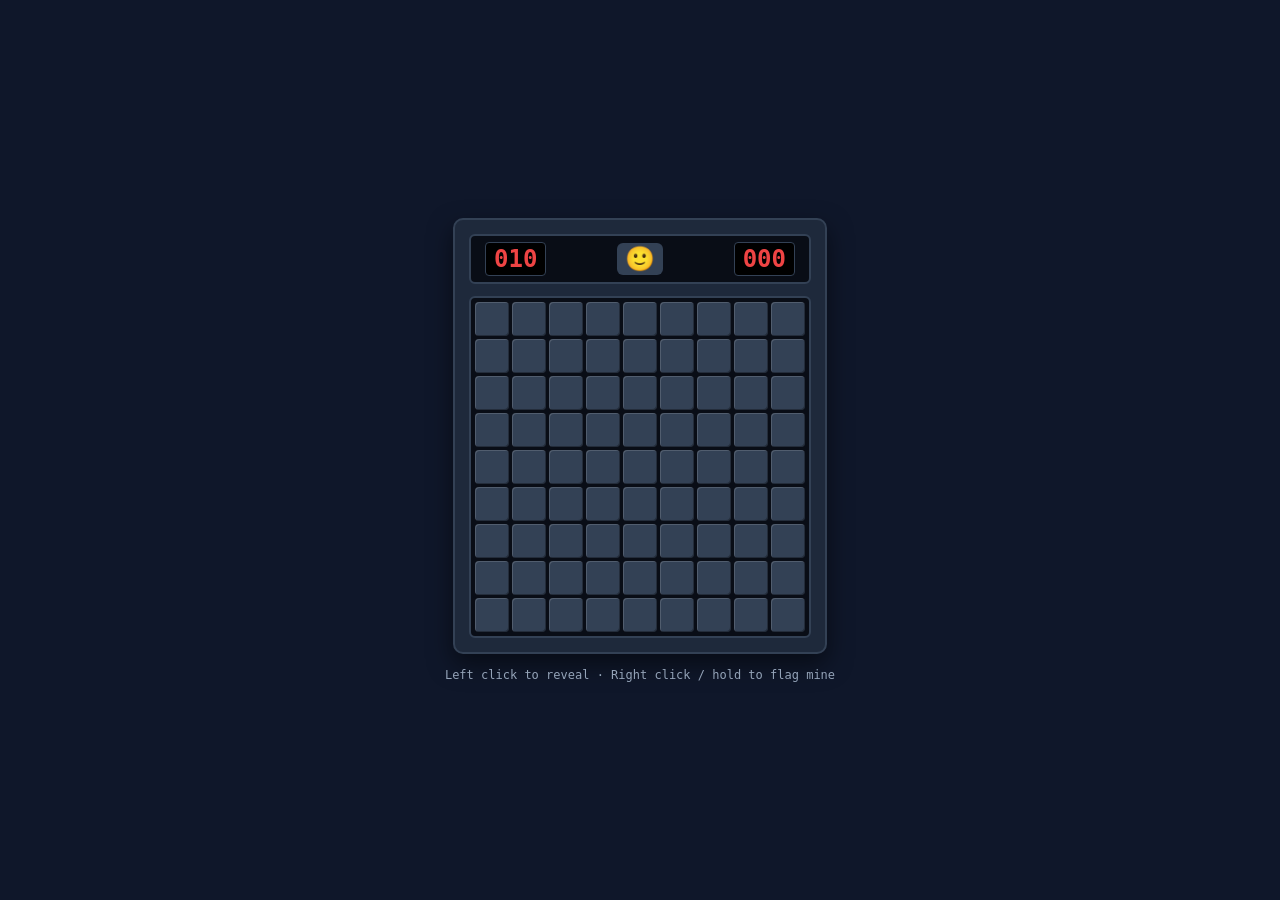
<file: public/games/minesweeper/index.html>
<!DOCTYPE html>
<html lang="en">
<head>
  <meta charset="UTF-8">
  <meta name="viewport" content="width=device-width, initial-scale=1.0, user-scalable=no">
  <title>Minesweeper Deluxe</title>
  <style>
    * { box-sizing: border-box; margin: 0; padding: 0; user-select: none; }
    body {
      background: #0f172a;
      color: #f8fafc;
      font-family: monospace;
      display: flex;
      flex-direction: column;
      align-items: center;
      justify-content: center;
      min-height: 100vh;
      overflow: hidden;
      touch-action: manipulation;
    }
    .game-box {
      background: #1e293b;
      padding: 14px;
      border-radius: 10px;
      border: 2px solid #334155;
      box-shadow: 0 10px 25px rgba(0, 0, 0, 0.5);
    }
    .header {
      display: flex;
      justify-content: space-between;
      align-items: center;
      background: #090d16;
      border: 2px solid #334155;
      border-radius: 6px;
      padding: 6px 14px;
      margin-bottom: 12px;
    }
    .digital {
      background: #000;
      color: #ef4444;
      font-size: 24px;
      font-weight: bold;
      padding: 2px 8px;
      border-radius: 4px;
      border: 1px solid #334155;
      min-width: 60px;
      text-align: center;
      font-variant-numeric: tabular-nums;
    }
    .face-btn {
      font-size: 24px;
      background: #334155;
      border: none;
      border-radius: 6px;
      cursor: pointer;
      padding: 2px 8px;
      transition: transform 0.1s;
    }
    .face-btn:active { transform: scale(0.92); }
    .grid {
      display: grid;
      grid-template-columns: repeat(9, 34px);
      grid-template-rows: repeat(9, 34px);
      gap: 3px;
      background: #090d16;
      padding: 4px;
      border-radius: 6px;
      border: 2px solid #334155;
    }
    .tile {
      background: #334155;
      border-radius: 4px;
      display: flex;
      align-items: center;
      justify-content: center;
      font-size: 16px;
      font-weight: bold;
      cursor: pointer;
      box-shadow: inset 1px 1px 0 rgba(255, 255, 255, 0.15), inset -1px -1px 0 rgba(0, 0, 0, 0.3);
    }
    .tile.revealed {
      background: #0f172a;
      box-shadow: none;
      cursor: default;
    }
    .tile.mine {
      background: #ef4444;
    }
    .tip {
      margin-top: 14px;
      font-size: 12px;
      color: #94a3b8;
    }
  </style>
</head>
<body>

<div class="game-box">
  <div class="header">
    <div id="mineCount" class="digital">010</div>
    <button id="face" class="face-btn" onclick="initGame()">🙂</button>
    <div id="timer" class="digital">000</div>
  </div>
  <div id="grid" class="grid"></div>
</div>

<div class="tip">Left click to reveal · Right click / hold to flag mine</div>

<script>
  const audioCtx = new (window.AudioContext || window.webkitAudioContext)();
  function sound(freq, duration = 0.05) {
    try {
      if (audioCtx.state === 'suspended') audioCtx.resume();
      const osc = audioCtx.createOscillator();
      const gain = audioCtx.createGain();
      osc.type = 'triangle';
      osc.frequency.setValueAtTime(freq, audioCtx.currentTime);
      gain.gain.setValueAtTime(0.06, audioCtx.currentTime);
      gain.gain.exponentialRampToValueAtTime(0.001, audioCtx.currentTime + duration);
      osc.connect(gain);
      gain.connect(audioCtx.destination);
      osc.start();
      osc.stop(audioCtx.currentTime + duration);
    } catch(e) {}
  }

  const ROWS = 9;
  const COLS = 9;
  const MINES = 10;

  const NUM_COLORS = ['', '#38bdf8', '#4ade80', '#f87171', '#818cf8', '#fb923c', '#2dd4bf', '#f43f5e', '#a855f7'];

  let board = [];
  let isGameOver = false;
  let timerVal = 0;
  let timerInterval = null;
  let firstClick = true;

  function initGame() {
    board = [];
    isGameOver = false;
    firstClick = true;
    timerVal = 0;
    clearInterval(timerInterval);
    document.getElementById('timer').innerText = '000';
    document.getElementById('mineCount').innerText = '010';
    document.getElementById('face').innerText = '🙂';

    for (let r = 0; r < ROWS; r++) {
      const row = [];
      for (let c = 0; c < COLS; c++) {
        row.push({
          r, c,
          isMine: false,
          revealed: false,
          flagged: false,
          count: 0
        });
      }
      board.push(row);
    }

    render();
  }

  function placeMines(safeR, safeC) {
    let placed = 0;
    while (placed < MINES) {
      const r = Math.floor(Math.random() * ROWS);
      const c = Math.floor(Math.random() * COLS);
      if (!board[r][c].isMine && !(r === safeR && c === safeC)) {
        board[r][c].isMine = true;
        placed++;
      }
    }

    // Compute numbers
    for (let r = 0; r < ROWS; r++) {
      for (let c = 0; c < COLS; c++) {
        if (!board[r][c].isMine) {
          let count = 0;
          for (let dr = -1; dr <= 1; dr++) {
            for (let dc = -1; dc <= 1; dc++) {
              const nr = r + dr;
              const nc = c + dc;
              if (nr >= 0 && nr < ROWS && nc >= 0 && nc < COLS && board[nr][nc].isMine) {
                count++;
              }
            }
          }
          board[r][c].count = count;
        }
      }
    }
  }

  function reveal(r, c) {
    if (isGameOver || board[r][c].revealed || board[r][c].flagged) return;

    if (firstClick) {
      firstClick = false;
      placeMines(r, c);
      timerInterval = setInterval(() => {
        timerVal++;
        document.getElementById('timer').innerText = String(Math.min(999, timerVal)).padStart(3, '0');
      }, 1000);
    }

    board[r][c].revealed = true;

    if (board[r][c].isMine) {
      gameOver(false);
      return;
    }

    sound(400);

    if (board[r][c].count === 0) {
      // Flood fill
      for (let dr = -1; dr <= 1; dr++) {
        for (let dc = -1; dc <= 1; dc++) {
          const nr = r + dr;
          const nc = c + dc;
          if (nr >= 0 && nr < ROWS && nc >= 0 && nc < COLS) {
            reveal(nr, nc);
          }
        }
      }
    }

    checkWin();
    render();
  }

  function toggleFlag(r, c) {
    if (isGameOver || board[r][c].revealed) return;
    board[r][c].flagged = !board[r][c].flagged;
    sound(320);

    let flagCount = 0;
    board.forEach(row => row.forEach(tile => { if (tile.flagged) flagCount++; }));
    document.getElementById('mineCount').innerText = String(Math.max(0, MINES - flagCount)).padStart(3, '0');
    render();
  }

  function checkWin() {
    let unrevealedSafe = 0;
    board.forEach(row => row.forEach(tile => {
      if (!tile.isMine && !tile.revealed) unrevealedSafe++;
    }));
    if (unrevealedSafe === 0) {
      gameOver(true);
    }
  }

  function gameOver(won) {
    isGameOver = true;
    clearInterval(timerInterval);
    document.getElementById('face').innerText = won ? '😎' : '😵';
    if (won) {
      sound(800, 0.2);
    } else {
      sound(150, 0.4);
      // Reveal all mines
      board.forEach(row => row.forEach(tile => {
        if (tile.isMine) tile.revealed = true;
      }));
    }
    render();
  }

  function render() {
    const gridEl = document.getElementById('grid');
    gridEl.innerHTML = '';

    board.forEach(row => {
      row.forEach(tile => {
        const el = document.createElement('div');
        el.className = 'tile' + (tile.revealed ? ' revealed' : '') + (tile.revealed && tile.isMine ? ' mine' : '');

        if (tile.revealed) {
          if (tile.isMine) {
            el.innerText = '💣';
          } else if (tile.count > 0) {
            el.innerText = tile.count;
            el.style.color = NUM_COLORS[tile.count];
          }
        } else if (tile.flagged) {
          el.innerText = '🚩';
        }

        el.addEventListener('click', () => reveal(tile.r, tile.c));
        el.addEventListener('contextmenu', e => {
          e.preventDefault();
          toggleFlag(tile.r, tile.c);
        });

        gridEl.appendChild(el);
      });
    });
  }

  initGame();
</script>
</body>
</html>
</file>
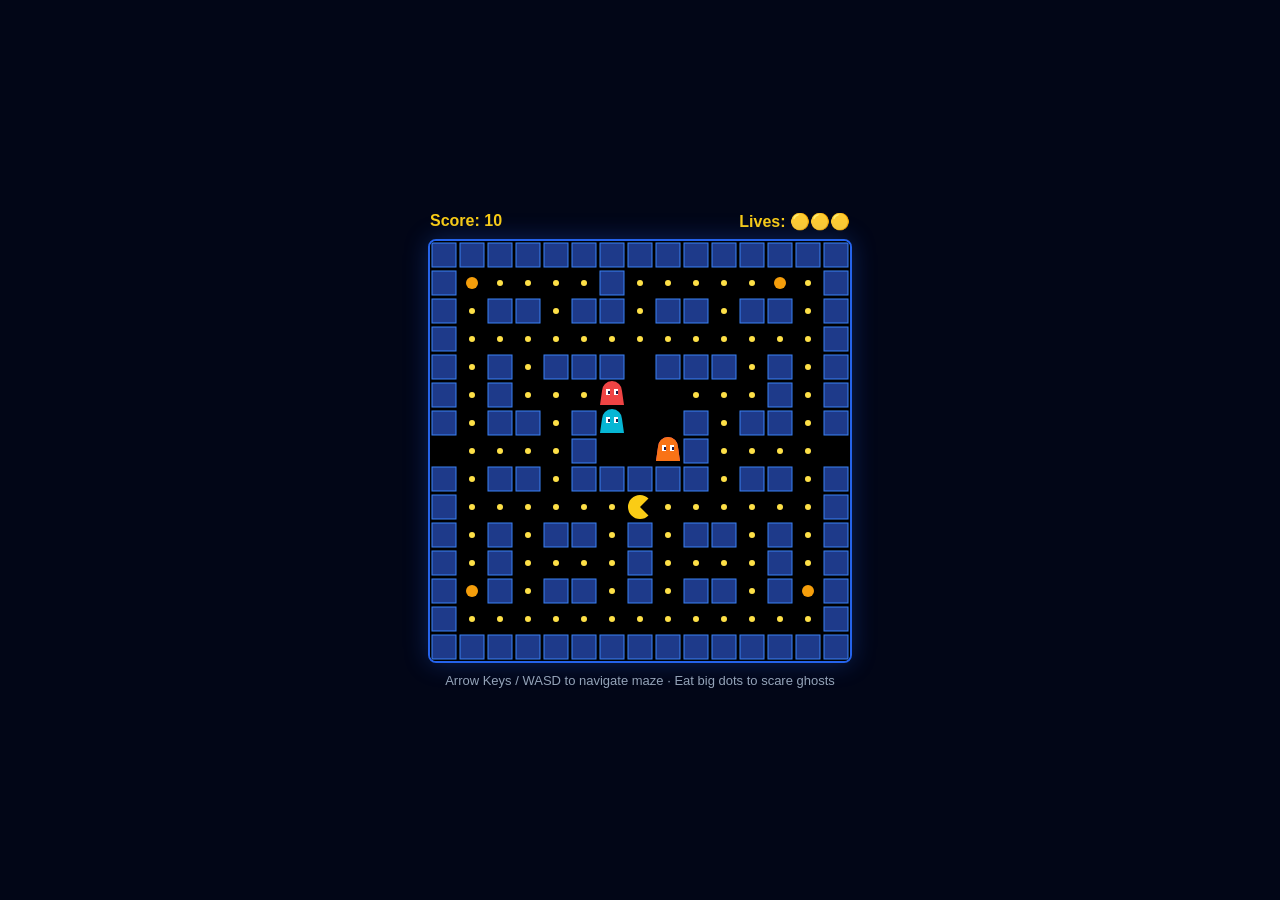
<file: public/games/pacman/index.html>
<!DOCTYPE html>
<html lang="en">
<head>
  <meta charset="UTF-8">
  <meta name="viewport" content="width=device-width, initial-scale=1.0, user-scalable=no">
  <title>Pac-Maze Dot Eater</title>
  <style>
    * { box-sizing: border-box; margin: 0; padding: 0; user-select: none; }
    body {
      background: #020617;
      color: #f8fafc;
      font-family: sans-serif;
      display: flex;
      flex-direction: column;
      align-items: center;
      justify-content: center;
      min-height: 100vh;
      overflow: hidden;
      touch-action: none;
    }
    .hud {
      display: flex;
      justify-content: space-between;
      width: 420px;
      max-width: 95vw;
      margin-bottom: 8px;
      font-weight: bold;
      color: #facc15;
    }
    canvas {
      background: #000000;
      border: 2px solid #2563eb;
      border-radius: 8px;
      box-shadow: 0 0 25px rgba(37, 99, 235, 0.3);
      display: block;
      max-width: 95vw;
    }
    .tip {
      margin-top: 10px;
      font-size: 13px;
      color: #94a3b8;
    }
  </style>
</head>
<body>

<div class="hud">
  <div>Score: <span id="score">0</span></div>
  <div>Lives: <span id="lives">🟡🟡🟡</span></div>
</div>

<canvas id="pac" width="420" height="420"></canvas>
<div class="tip">Arrow Keys / WASD to navigate maze · Eat big dots to scare ghosts</div>

<script>
  const audioCtx = new (window.AudioContext || window.webkitAudioContext)();
  function sound(freq, duration = 0.05) {
    try {
      if (audioCtx.state === 'suspended') audioCtx.resume();
      const osc = audioCtx.createOscillator();
      const gain = audioCtx.createGain();
      osc.frequency.setValueAtTime(freq, audioCtx.currentTime);
      gain.gain.setValueAtTime(0.06, audioCtx.currentTime);
      gain.gain.exponentialRampToValueAtTime(0.001, audioCtx.currentTime + duration);
      osc.connect(gain);
      gain.connect(audioCtx.destination);
      osc.start();
      osc.stop(audioCtx.currentTime + duration);
    } catch(e) {}
  }

  const canvas = document.getElementById('pac');
  const ctx = canvas.getContext('2d');

  const CELL_SIZE = 28;
  const COLS = 15;
  const ROWS = 15;

  // 1: Wall, 0: Dot, 2: Power Pellet, 3: Empty
  const MAP_TEMPLATE = [
    [1,1,1,1,1,1,1,1,1,1,1,1,1,1,1],
    [1,2,0,0,0,0,1,0,0,0,0,0,2,0,1],
    [1,0,1,1,0,1,1,0,1,1,0,1,1,0,1],
    [1,0,0,0,0,0,0,0,0,0,0,0,0,0,1],
    [1,0,1,0,1,1,1,3,1,1,1,0,1,0,1],
    [1,0,1,0,0,0,3,3,3,0,0,0,1,0,1],
    [1,0,1,1,0,1,3,3,3,1,0,1,1,0,1],
    [3,0,0,0,0,1,3,3,3,1,0,0,0,0,3],
    [1,0,1,1,0,1,1,1,1,1,0,1,1,0,1],
    [1,0,0,0,0,0,0,0,0,0,0,0,0,0,1],
    [1,0,1,0,1,1,0,1,0,1,1,0,1,0,1],
    [1,0,1,0,0,0,0,1,0,0,0,0,1,0,1],
    [1,2,1,0,1,1,0,1,0,1,1,0,1,2,1],
    [1,0,0,0,0,0,0,0,0,0,0,0,0,0,1],
    [1,1,1,1,1,1,1,1,1,1,1,1,1,1,1]
  ];

  let map = [];
  let score = 0;
  let lives = 3;
  let isGameOver = false;

  let pacman = { x: 7, y: 9, dirX: 0, dirY: 0, nextDirX: 0, nextDirY: 0, mouth: 0.2, mouthSpeed: 0.05 };
  let ghosts = [];
  let powerModeTimer = 0;

  function initGame() {
    map = MAP_TEMPLATE.map(row => [...row]);
    score = 0;
    lives = 3;
    isGameOver = false;
    document.getElementById('score').innerText = '0';
    document.getElementById('lives').innerText = '🟡🟡🟡';

    pacman.x = 7;
    pacman.y = 9;
    pacman.dirX = 0;
    pacman.dirY = 0;
    pacman.nextDirX = 0;
    pacman.nextDirY = 0;

    ghosts = [
      { x: 7, y: 5, color: '#ef4444', dirX: 1, dirY: 0 },
      { x: 6, y: 6, color: '#ec4899', dirX: 0, dirY: 1 },
      { x: 7, y: 6, color: '#06b6d4', dirX: -1, dirY: 0 },
      { x: 8, y: 6, color: '#f97316', dirX: 0, dirY: -1 }
    ];
  }

  function canMove(gx, gy) {
    if (gx < 0 || gx >= COLS || gy < 0 || gy >= ROWS) return true; // Wrap
    return map[gy][gx] !== 1;
  }

  let tick = 0;
  function update() {
    tick++;

    if (!isGameOver) {
      if (powerModeTimer > 0) powerModeTimer--;

      // Try changing direction if possible
      if (pacman.nextDirX !== 0 || pacman.nextDirY !== 0) {
        if (canMove(pacman.x + pacman.nextDirX, pacman.y + pacman.nextDirY)) {
          pacman.dirX = pacman.nextDirX;
          pacman.dirY = pacman.nextDirY;
          pacman.nextDirX = 0;
          pacman.nextDirY = 0;
        }
      }

      // Move pacman every 12 frames
      if (tick % 12 === 0) {
        if (canMove(pacman.x + pacman.dirX, pacman.y + pacman.dirY)) {
          pacman.x += pacman.dirX;
          pacman.y += pacman.dirY;

          // Wrap tunnel
          if (pacman.x < 0) pacman.x = COLS - 1;
          if (pacman.x >= COLS) pacman.x = 0;

          // Eat dot
          if (map[pacman.y][pacman.x] === 0) {
            map[pacman.y][pacman.x] = 3;
            score += 10;
            document.getElementById('score').innerText = score;
            sound(500, 0.04);
          } else if (map[pacman.y][pacman.x] === 2) {
            map[pacman.y][pacman.x] = 3;
            score += 50;
            powerModeTimer = 180;
            document.getElementById('score').innerText = score;
            sound(850, 0.1);
          }
        }
      }

      // Ghost movement every 16 frames
      if (tick % 16 === 0) {
        ghosts.forEach(g => {
          const dirs = [
            { x: 1, y: 0 }, { x: -1, y: 0 }, { x: 0, y: 1 }, { x: 0, y: -1 }
          ].filter(d => canMove(g.x + d.x, g.y + d.y) && !(d.x === -g.dirX && d.y === -g.dirY));

          if (dirs.length > 0) {
            const chosen = dirs[Math.floor(Math.random() * dirs.length)];
            g.dirX = chosen.x;
            g.dirY = chosen.y;
          }
          g.x += g.dirX;
          g.y += g.dirY;
          if (g.x < 0) g.x = COLS - 1;
          if (g.x >= COLS) g.x = 0;

          // Check hit
          if (g.x === pacman.x && g.y === pacman.y) {
            if (powerModeTimer > 0) {
              // Eat ghost
              g.x = 7;
              g.y = 6;
              score += 200;
              document.getElementById('score').innerText = score;
              sound(900, 0.15);
            } else {
              lives--;
              document.getElementById('lives').innerText = '🟡'.repeat(Math.max(0, lives));
              sound(120, 0.3, 'sawtooth');
              pacman.x = 7;
              pacman.y = 9;
              pacman.dirX = 0;
              pacman.dirY = 0;
              if (lives <= 0) isGameOver = true;
            }
          }
        });
      }
    }

    draw();
    requestAnimationFrame(update);
  }

  function draw() {
    ctx.fillStyle = '#000000';
    ctx.fillRect(0, 0, canvas.width, canvas.height);

    // Map
    for (let r = 0; r < ROWS; r++) {
      for (let c = 0; c < COLS; c++) {
        const type = map[r][c];
        const x = c * CELL_SIZE;
        const y = r * CELL_SIZE;

        if (type === 1) {
          ctx.fillStyle = '#1e3a8a';
          ctx.strokeStyle = '#3b82f6';
          ctx.lineWidth = 1;
          ctx.fillRect(x + 2, y + 2, CELL_SIZE - 4, CELL_SIZE - 4);
          ctx.strokeRect(x + 2, y + 2, CELL_SIZE - 4, CELL_SIZE - 4);
        } else if (type === 0) {
          ctx.fillStyle = '#fde047';
          ctx.beginPath();
          ctx.arc(x + CELL_SIZE/2, y + CELL_SIZE/2, 3, 0, Math.PI * 2);
          ctx.fill();
        } else if (type === 2) {
          ctx.fillStyle = '#f59e0b';
          ctx.beginPath();
          ctx.arc(x + CELL_SIZE/2, y + CELL_SIZE/2, 6, 0, Math.PI * 2);
          ctx.fill();
        }
      }
    }

    // Draw Pacman
    ctx.save();
    ctx.translate(pacman.x * CELL_SIZE + CELL_SIZE/2, pacman.y * CELL_SIZE + CELL_SIZE/2);
    let angle = 0;
    if (pacman.dirX === 1) angle = 0;
    if (pacman.dirX === -1) angle = Math.PI;
    if (pacman.dirY === 1) angle = Math.PI / 2;
    if (pacman.dirY === -1) angle = -Math.PI / 2;
    ctx.rotate(angle);

    ctx.fillStyle = '#facc15';
    ctx.beginPath();
    ctx.arc(0, 0, CELL_SIZE/2 - 2, 0.25 * Math.PI, 1.75 * Math.PI);
    ctx.lineTo(0, 0);
    ctx.fill();
    ctx.restore();

    // Draw Ghosts
    ghosts.forEach(g => {
      const gx = g.x * CELL_SIZE + 2;
      const gy = g.y * CELL_SIZE + 2;
      ctx.fillStyle = powerModeTimer > 0 ? '#38bdf8' : g.color;

      ctx.beginPath();
      ctx.arc(gx + CELL_SIZE/2 - 2, gy + 8, 10, Math.PI, 0);
      ctx.lineTo(gx + CELL_SIZE - 4, gy + CELL_SIZE - 6);
      ctx.lineTo(gx, gy + CELL_SIZE - 6);
      ctx.closePath();
      ctx.fill();

      // Eyes
      ctx.fillStyle = '#ffffff';
      ctx.fillRect(gx + 6, gy + 6, 4, 6);
      ctx.fillRect(gx + 14, gy + 6, 4, 6);
      ctx.fillStyle = '#1e1b4b';
      ctx.fillRect(gx + 8, gy + 8, 2, 3);
      ctx.fillRect(gx + 16, gy + 8, 2, 3);
    });

    if (isGameOver) {
      ctx.fillStyle = 'rgba(0, 0, 0, 0.85)';
      ctx.fillRect(0, 0, canvas.width, canvas.height);
      ctx.fillStyle = '#ef4444';
      ctx.font = 'bold 24px sans-serif';
      ctx.textAlign = 'center';
      ctx.fillText('GAME OVER', canvas.width / 2, 210);
      ctx.fillStyle = '#ffffff';
      ctx.font = '14px sans-serif';
      ctx.fillText('Press R to Play Again', canvas.width / 2, 240);
    }
  }

  window.addEventListener('keydown', e => {
    if (['ArrowUp', 'ArrowDown', 'ArrowLeft', 'ArrowRight'].includes(e.key)) e.preventDefault();
    if (e.key === 'ArrowLeft' || e.key === 'a') { pacman.nextDirX = -1; pacman.nextDirY = 0; }
    else if (e.key === 'ArrowRight' || e.key === 'd') { pacman.nextDirX = 1; pacman.nextDirY = 0; }
    else if (e.key === 'ArrowUp' || e.key === 'w') { pacman.nextDirX = 0; pacman.nextDirY = -1; }
    else if (e.key === 'ArrowDown' || e.key === 's') { pacman.nextDirX = 0; pacman.nextDirY = 1; }
    else if (e.key === 'r' || e.key === 'R') initGame();
  });

  initGame();
  requestAnimationFrame(update);
</script>
</body>
</html>
</file>
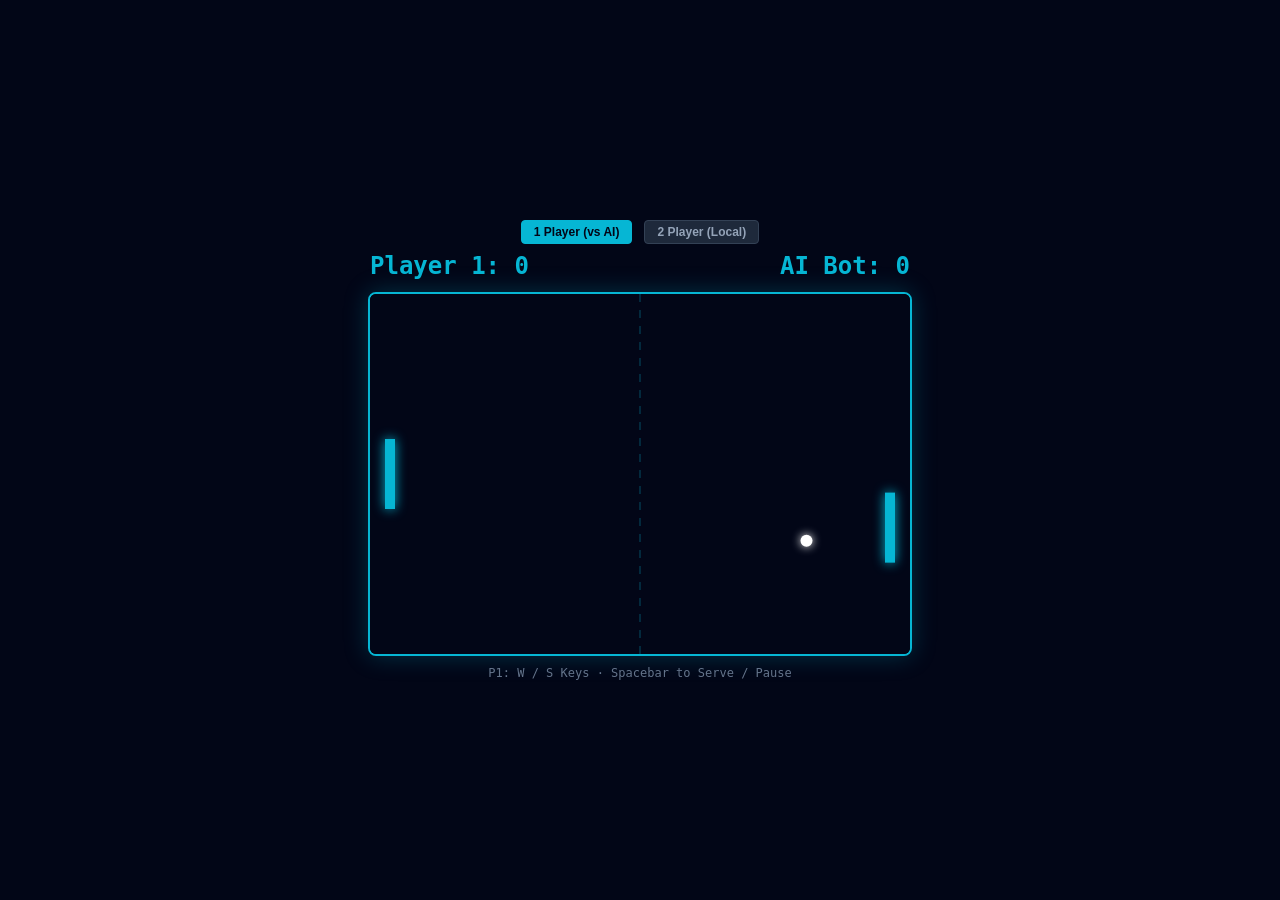
<file: public/games/pong/index.html>
<!DOCTYPE html>
<html lang="en">
<head>
  <meta charset="UTF-8">
  <meta name="viewport" content="width=device-width, initial-scale=1.0, user-scalable=no">
  <title>Neon Pong Retro Arena</title>
  <style>
    * { box-sizing: border-box; margin: 0; padding: 0; user-select: none; }
    body {
      background: #020617;
      color: #f8fafc;
      font-family: monospace;
      display: flex;
      flex-direction: column;
      align-items: center;
      justify-content: center;
      min-height: 100vh;
      overflow: hidden;
      touch-action: none;
    }
    .hud {
      display: flex;
      justify-content: space-between;
      width: 540px;
      max-width: 95vw;
      margin-bottom: 12px;
      font-size: 24px;
      font-weight: 800;
      color: #06b6d4;
    }
    .mode-bar {
      margin-bottom: 8px;
      display: flex;
      gap: 12px;
    }
    .btn-mode {
      background: #1e293b;
      color: #94a3b8;
      border: 1px solid #334155;
      padding: 4px 12px;
      border-radius: 4px;
      cursor: pointer;
      font-size: 12px;
      font-weight: bold;
    }
    .btn-mode.active {
      background: #06b6d4;
      color: #020617;
      border-color: #06b6d4;
    }
    canvas {
      background: #000000;
      border: 2px solid #06b6d4;
      border-radius: 8px;
      box-shadow: 0 0 25px rgba(6, 182, 212, 0.25);
      display: block;
      max-width: 95vw;
    }
    .tip {
      margin-top: 10px;
      font-size: 12px;
      color: #64748b;
    }
  </style>
</head>
<body>

<div class="mode-bar">
  <button id="btn1P" class="btn-mode active" onclick="setMode('1P')">1 Player (vs AI)</button>
  <button id="btn2P" class="btn-mode" onclick="setMode('2P')">2 Player (Local)</button>
</div>

<div class="hud">
  <div><span id="p1Label">Player 1</span>: <span id="p1Score">0</span></div>
  <div><span id="p2Label">AI Bot</span>: <span id="p2Score">0</span></div>
</div>

<canvas id="pong" width="540" height="360"></canvas>
<div class="tip" id="instructions">P1: W / S Keys · Spacebar to Serve / Pause</div>

<script>
  const audioCtx = new (window.AudioContext || window.webkitAudioContext)();
  function beep(freq, duration = 0.05) {
    try {
      if (audioCtx.state === 'suspended') audioCtx.resume();
      const osc = audioCtx.createOscillator();
      const gain = audioCtx.createGain();
      osc.type = 'square';
      osc.frequency.setValueAtTime(freq, audioCtx.currentTime);
      gain.gain.setValueAtTime(0.08, audioCtx.currentTime);
      gain.gain.exponentialRampToValueAtTime(0.001, audioCtx.currentTime + duration);
      osc.connect(gain);
      gain.connect(audioCtx.destination);
      osc.start();
      osc.stop(audioCtx.currentTime + duration);
    } catch(e) {}
  }

  const canvas = document.getElementById('pong');
  const ctx = canvas.getContext('2d');

  let mode = '1P';
  let p1Score = 0;
  let p2Score = 0;

  const paddleH = 70;
  const paddleW = 10;
  const p1 = { x: 15, y: 145, vy: 0, speed: 6 };
  const p2 = { x: canvas.width - 25, y: 145, vy: 0, speed: 5.5 };

  const ball = { x: 270, y: 180, vx: 5, vy: 3, radius: 6, speed: 5 };
  let isPaused = false;

  function setMode(m) {
    mode = m;
    document.getElementById('btn1P').classList.toggle('active', m === '1P');
    document.getElementById('btn2P').classList.toggle('active', m === '2P');
    document.getElementById('p2Label').innerText = m === '1P' ? 'AI Bot' : 'Player 2';
    document.getElementById('instructions').innerText = m === '1P' ? 'P1: W / S Keys · Space to Pause' : 'P1: W / S · P2: Up / Down Arrow';
    resetScores();
  }

  function resetScores() {
    p1Score = 0;
    p2Score = 0;
    document.getElementById('p1Score').innerText = 0;
    document.getElementById('p2Score').innerText = 0;
    serve(1);
  }

  function serve(dir = 1) {
    ball.x = canvas.width / 2;
    ball.y = canvas.height / 2;
    ball.speed = 5;
    ball.vx = dir * ball.speed;
    ball.vy = (Math.random() - 0.5) * 4;
  }

  let keys = {};
  window.addEventListener('keydown', e => {
    keys[e.key] = true;
    if (e.key === ' ') {
      e.preventDefault();
      isPaused = !isPaused;
    }
  });
  window.addEventListener('keyup', e => keys[e.key] = false);

  function update() {
    if (!isPaused) {
      // P1 movement
      if (keys['w'] || keys['W']) p1.y = Math.max(0, p1.y - p1.speed);
      if (keys['s'] || keys['S']) p1.y = Math.min(canvas.height - paddleH, p1.y + p1.speed);

      // P2 / AI movement
      if (mode === '2P') {
        if (keys['ArrowUp']) p2.y = Math.max(0, p2.y - p2.speed);
        if (keys['ArrowDown']) p2.y = Math.min(canvas.height - paddleH, p2.y + p2.speed);
      } else {
        // AI tracking
        const center = p2.y + paddleH / 2;
        if (center < ball.y - 12) p2.y += p2.speed * 0.75;
        else if (center > ball.y + 12) p2.y -= p2.speed * 0.75;
        p2.y = Math.max(0, Math.min(canvas.height - paddleH, p2.y));
      }

      // Ball movement
      ball.x += ball.vx;
      ball.y += ball.vy;

      // Top / Bottom walls
      if (ball.y - ball.radius < 0) { ball.y = ball.radius; ball.vy = -ball.vy; beep(350); }
      if (ball.y + ball.radius > canvas.height) { ball.y = canvas.height - ball.radius; ball.vy = -ball.vy; beep(350); }

      // P1 paddle hit
      if (
        ball.x - ball.radius <= p1.x + paddleW &&
        ball.y >= p1.y &&
        ball.y <= p1.y + paddleH &&
        ball.vx < 0
      ) {
        ball.speed = Math.min(10, ball.speed + 0.25);
        const delta = (ball.y - (p1.y + paddleH / 2)) / (paddleH / 2);
        ball.vx = ball.speed;
        ball.vy = delta * 5;
        beep(520);
      }

      // P2 paddle hit
      if (
        ball.x + ball.radius >= p2.x &&
        ball.y >= p2.y &&
        ball.y <= p2.y + paddleH &&
        ball.vx > 0
      ) {
        ball.speed = Math.min(10, ball.speed + 0.25);
        const delta = (ball.y - (p2.y + paddleH / 2)) / (paddleH / 2);
        ball.vx = -ball.speed;
        ball.vy = delta * 5;
        beep(520);
      }

      // Scoring
      if (ball.x < 0) {
        p2Score++;
        document.getElementById('p2Score').innerText = p2Score;
        beep(180, 0.2);
        serve(1);
      } else if (ball.x > canvas.width) {
        p1Score++;
        document.getElementById('p1Score').innerText = p1Score;
        beep(720, 0.2);
        serve(-1);
      }
    }

    draw();
    requestAnimationFrame(update);
  }

  function draw() {
    ctx.fillStyle = '#020617';
    ctx.fillRect(0, 0, canvas.width, canvas.height);

    // Center dotted line
    ctx.strokeStyle = 'rgba(6, 182, 212, 0.2)';
    ctx.lineWidth = 2;
    ctx.setLineDash([8, 8]);
    ctx.beginPath();
    ctx.moveTo(canvas.width / 2, 0);
    ctx.lineTo(canvas.width / 2, canvas.height);
    ctx.stroke();
    ctx.setLineDash([]);

    // Paddles
    ctx.fillStyle = '#06b6d4';
    ctx.shadowBlur = 12;
    ctx.shadowColor = '#06b6d4';
    ctx.fillRect(p1.x, p1.y, paddleW, paddleH);
    ctx.fillRect(p2.x, p2.y, paddleW, paddleH);

    // Ball
    ctx.fillStyle = '#ffffff';
    ctx.shadowBlur = 10;
    ctx.shadowColor = '#ffffff';
    ctx.beginPath();
    ctx.arc(ball.x, ball.y, ball.radius, 0, Math.PI * 2);
    ctx.fill();

    ctx.shadowBlur = 0;
  }

  serve(1);
  requestAnimationFrame(update);
</script>
</body>
</html>
</file>
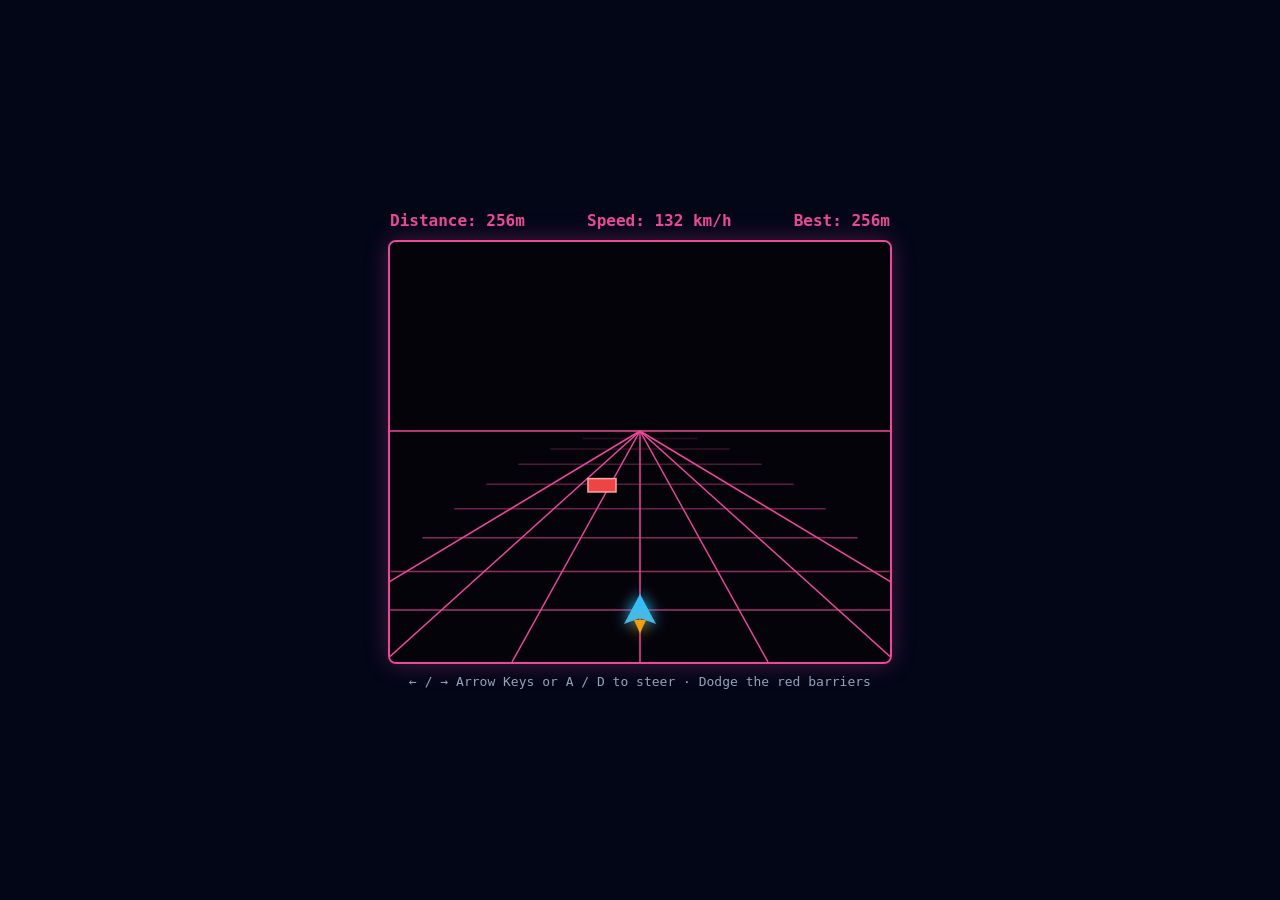
<file: public/games/slope/index.html>
<!DOCTYPE html>
<html lang="en">
<head>
  <meta charset="UTF-8">
  <meta name="viewport" content="width=device-width, initial-scale=1.0, user-scalable=no">
  <title>Neon Tunnel Speed 3D</title>
  <style>
    * { box-sizing: border-box; margin: 0; padding: 0; user-select: none; }
    body {
      background: #020617;
      color: #f8fafc;
      font-family: monospace;
      display: flex;
      flex-direction: column;
      align-items: center;
      justify-content: center;
      min-height: 100vh;
      overflow: hidden;
      touch-action: none;
    }
    .hud {
      display: flex;
      justify-content: space-between;
      width: 500px;
      max-width: 95vw;
      margin-bottom: 10px;
      font-size: 16px;
      font-weight: bold;
      color: #ec4899;
    }
    canvas {
      background: #000000;
      border: 2px solid #ec4899;
      border-radius: 8px;
      box-shadow: 0 0 25px rgba(236, 72, 153, 0.3);
      display: block;
      max-width: 95vw;
    }
    .tip {
      margin-top: 10px;
      font-size: 13px;
      color: #94a3b8;
    }
  </style>
</head>
<body>

<div class="hud">
  <div>Distance: <span id="dist">0</span>m</div>
  <div>Speed: <span id="speed">120</span> km/h</div>
  <div>Best: <span id="best">0</span>m</div>
</div>

<canvas id="slope" width="500" height="420"></canvas>
<div class="tip">← / → Arrow Keys or A / D to steer · Dodge the red barriers</div>

<script>
  const audioCtx = new (window.AudioContext || window.webkitAudioContext)();
  function beep(freq, duration = 0.05) {
    try {
      if (audioCtx.state === 'suspended') audioCtx.resume();
      const osc = audioCtx.createOscillator();
      const gain = audioCtx.createGain();
      osc.type = 'sawtooth';
      osc.frequency.setValueAtTime(freq, audioCtx.currentTime);
      gain.gain.setValueAtTime(0.06, audioCtx.currentTime);
      gain.gain.exponentialRampToValueAtTime(0.001, audioCtx.currentTime + duration);
      osc.connect(gain);
      gain.connect(audioCtx.destination);
      osc.start();
      osc.stop(audioCtx.currentTime + duration);
    } catch(e) {}
  }

  const canvas = document.getElementById('slope');
  const ctx = canvas.getContext('2d');

  let shipX = 0; // -1 to 1
  let shipVX = 0;
  let distance = 0;
  let speed = 120;
  let best = parseInt(localStorage.getItem('apex_slope_best') || '0', 10);
  document.getElementById('best').innerText = best;

  let obstacles = [];
  let isGameOver = false;

  function resetGame() {
    shipX = 0;
    shipVX = 0;
    distance = 0;
    speed = 120;
    obstacles = [];
    isGameOver = false;
    document.getElementById('dist').innerText = '0';
    document.getElementById('speed').innerText = '120';
  }

  let keys = {};
  window.addEventListener('keydown', e => {
    keys[e.key] = true;
    if (e.key === 'r' || e.key === 'R') resetGame();
  });
  window.addEventListener('keyup', e => keys[e.key] = false);

  function spawnObstacle() {
    obstacles.push({
      z: 1000,
      x: (Math.random() - 0.5) * 1.6,
      w: 0.35,
      h: 0.25
    });
  }

  let spawnTimer = 0;
  function update() {
    if (!isGameOver) {
      distance += Math.floor(speed / 30);
      speed = Math.min(320, 120 + distance * 0.05);

      document.getElementById('dist').innerText = distance;
      document.getElementById('speed').innerText = Math.floor(speed);

      if (distance > best) {
        best = distance;
        localStorage.setItem('apex_slope_best', best.toString());
        document.getElementById('best').innerText = best;
      }

      // Steer ship
      if (keys['ArrowLeft'] || keys['a']) shipVX -= 0.006;
      if (keys['ArrowRight'] || keys['d']) shipVX += 0.006;

      shipVX *= 0.88;
      shipX += shipVX;
      shipX = Math.max(-0.9, Math.min(0.9, shipX));

      // Spawn
      spawnTimer++;
      if (spawnTimer > Math.max(18, 50 - Math.floor(distance / 80))) {
        spawnTimer = 0;
        spawnObstacle();
      }

      // Obstacles update
      for (let i = obstacles.length - 1; i >= 0; i--) {
        const obs = obstacles[i];
        obs.z -= speed * 0.12;

        // Collision test at player Z (approx z: 80 to 140)
        if (obs.z < 140 && obs.z > 80) {
          if (Math.abs(obs.x - shipX) < obs.w / 2 + 0.12) {
            isGameOver = true;
            beep(100, 0.4);
          }
        }

        if (obs.z < 20) {
          obstacles.splice(i, 1);
        }
      }
    }

    draw();
    requestAnimationFrame(update);
  }

  function draw() {
    ctx.fillStyle = '#05030a';
    ctx.fillRect(0, 0, canvas.width, canvas.height);

    const cx = canvas.width / 2;
    const cy = canvas.height * 0.45;

    // Pseudo-3D Tunnel Lines
    ctx.strokeStyle = '#ec4899';
    ctx.lineWidth = 1.5;

    // Horizon
    ctx.beginPath();
    ctx.moveTo(0, cy);
    ctx.lineTo(canvas.width, cy);
    ctx.stroke();

    // Perspective floor lines
    const lanes = [-1.2, -0.8, -0.4, 0, 0.4, 0.8, 1.2];
    lanes.forEach(lx => {
      ctx.beginPath();
      ctx.moveTo(cx, cy);
      ctx.lineTo(cx + lx * 320, canvas.height);
      ctx.stroke();
    });

    // Horizontal speed rings
    const zOffset = (distance * 2) % 60;
    for (let d = 0; d < 360; d += 40) {
      const z = (d + zOffset) / 400;
      const y = cy + Math.pow(z, 2) * (canvas.height - cy);
      const w = z * 640;
      ctx.strokeStyle = `rgba(236, 72, 153, ${z * 0.8})`;
      ctx.beginPath();
      ctx.moveTo(cx - w / 2, y);
      ctx.lineTo(cx + w / 2, y);
      ctx.stroke();
    }

    // Draw Obstacles (sorted back to front)
    obstacles.slice().sort((a, b) => b.z - a.z).forEach(obs => {
      const scale = 200 / obs.z;
      const ox = cx + obs.x * 240 * scale;
      const oy = cy + (obs.z / 1000) * 10 + 200 * scale;
      const ow = obs.w * 300 * scale;
      const oh = obs.h * 200 * scale;

      ctx.fillStyle = '#ef4444';
      ctx.fillRect(ox - ow / 2, oy - oh, ow, oh);
      ctx.strokeStyle = '#fca5a5';
      ctx.strokeRect(ox - ow / 2, oy - oh, ow, oh);
    });

    // Draw Ship
    const sx = cx + shipX * 180;
    const sy = canvas.height - 50;

    ctx.save();
    ctx.translate(sx, sy);
    ctx.rotate(shipVX * 15);

    // Glowing ship
    ctx.fillStyle = '#38bdf8';
    ctx.shadowBlur = 15;
    ctx.shadowColor = '#38bdf8';
    ctx.beginPath();
    ctx.moveTo(0, -18);
    ctx.lineTo(16, 12);
    ctx.lineTo(0, 6);
    ctx.lineTo(-16, 12);
    ctx.closePath();
    ctx.fill();

    // Thruster flame
    ctx.fillStyle = '#f59e0b';
    ctx.shadowColor = '#f59e0b';
    ctx.beginPath();
    ctx.moveTo(-6, 8);
    ctx.lineTo(6, 8);
    ctx.lineTo(0, 18 + Math.random() * 8);
    ctx.closePath();
    ctx.fill();

    ctx.restore();

    if (isGameOver) {
      ctx.fillStyle = 'rgba(0, 0, 0, 0.85)';
      ctx.fillRect(0, 0, canvas.width, canvas.height);
      ctx.fillStyle = '#ef4444';
      ctx.font = 'bold 26px monospace';
      ctx.textAlign = 'center';
      ctx.fillText('CRASHED!', canvas.width / 2, 190);
      ctx.fillStyle = '#ffffff';
      ctx.font = '16px monospace';
      ctx.fillText(`Distance: ${distance}m`, canvas.width / 2, 225);
      ctx.fillStyle = '#94a3b8';
      ctx.font = '14px monospace';
      ctx.fillText('Press R to Retry', canvas.width / 2, 260);
    }
  }

  requestAnimationFrame(update);
</script>
</body>
</html>
</file>
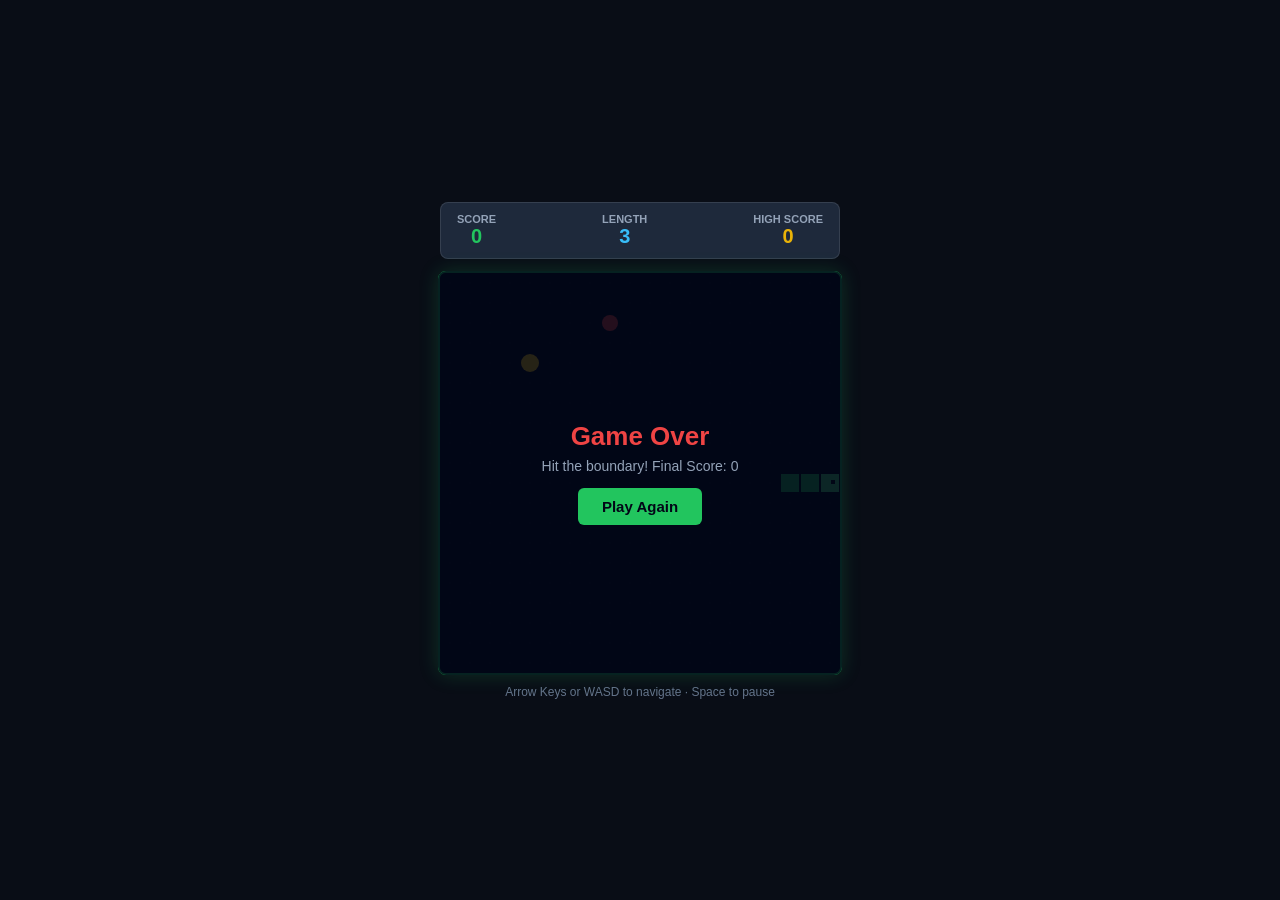
<file: public/games/snake/index.html>
<!DOCTYPE html>
<html lang="en">
<head>
  <meta charset="UTF-8">
  <meta name="viewport" content="width=device-width, initial-scale=1.0, user-scalable=no">
  <title>Snake Retro Deluxe</title>
  <style>
    * { box-sizing: border-box; margin: 0; padding: 0; user-select: none; }
    body {
      background: #090d16;
      color: #f8fafc;
      font-family: -apple-system, BlinkMacSystemFont, "Segoe UI", Roboto, sans-serif;
      display: flex;
      flex-direction: column;
      align-items: center;
      justify-content: center;
      min-height: 100vh;
      overflow: hidden;
      touch-action: none;
    }
    .hud {
      display: flex;
      justify-content: space-between;
      width: 400px;
      max-width: 92vw;
      margin-bottom: 12px;
      padding: 10px 16px;
      background: #1e293b;
      border-radius: 8px;
      border: 1px solid rgba(255, 255, 255, 0.1);
    }
    .hud-item {
      display: flex;
      flex-direction: column;
      align-items: center;
    }
    .hud-label {
      font-size: 11px;
      color: #94a3b8;
      text-transform: uppercase;
      font-weight: 700;
    }
    .hud-val {
      font-size: 20px;
      font-weight: 800;
      color: #22c55e;
      font-variant-numeric: tabular-nums;
    }
    .canvas-container {
      position: relative;
    }
    canvas {
      background: #020617;
      border: 2px solid #22c55e;
      border-radius: 8px;
      box-shadow: 0 0 20px rgba(34, 197, 94, 0.2);
      display: block;
      max-width: 92vw;
      max-height: 70vh;
    }
    .overlay {
      position: absolute;
      inset: 0;
      background: rgba(2, 6, 23, 0.85);
      display: flex;
      flex-direction: column;
      align-items: center;
      justify-content: center;
      border-radius: 8px;
      z-index: 10;
    }
    .overlay.hidden { display: none; }
    .btn {
      background: #22c55e;
      color: #020617;
      border: none;
      padding: 10px 24px;
      font-size: 15px;
      font-weight: 800;
      border-radius: 6px;
      cursor: pointer;
      margin-top: 14px;
    }
    .btn:hover { background: #16a34a; color: white; }
    .touch-dpad {
      display: none;
      grid-template-columns: repeat(3, 50px);
      grid-template-rows: repeat(2, 50px);
      gap: 6px;
      margin-top: 14px;
    }
    .touch-dpad button {
      background: #334155;
      color: white;
      border: none;
      border-radius: 8px;
      font-size: 18px;
    }
    .touch-dpad button:active { background: #22c55e; color: #020617; }
    @media (max-width: 600px) {
      .touch-dpad { display: grid; }
    }
    .tip {
      margin-top: 10px;
      font-size: 12px;
      color: #64748b;
    }
  </style>
</head>
<body>

<div class="hud">
  <div class="hud-item">
    <span class="hud-label">Score</span>
    <span id="score" class="hud-val">0</span>
  </div>
  <div class="hud-item">
    <span class="hud-label">Length</span>
    <span id="lengthVal" class="hud-val" style="color: #38bdf8;">3</span>
  </div>
  <div class="hud-item">
    <span class="hud-label">High Score</span>
    <span id="highScore" class="hud-val" style="color: #eab308;">0</span>
  </div>
</div>

<div class="canvas-container">
  <canvas id="gameCanvas" width="400" height="400"></canvas>
  <div id="overlay" class="overlay hidden">
    <h2 style="font-size: 26px; color: #ef4444; margin-bottom: 6px;">Game Over</h2>
    <p id="overReason" style="color: #94a3b8; font-size: 14px;">You crashed!</p>
    <button class="btn" onclick="startGame()">Play Again</button>
  </div>
</div>

<div class="touch-dpad">
  <div></div>
  <button onclick="setDir(0, -1)">▲</button>
  <div></div>
  <button onclick="setDir(-1, 0)">◀</button>
  <button onclick="setDir(0, 1)">▼</button>
  <button onclick="setDir(1, 0)">▶</button>
</div>

<div class="tip">Arrow Keys or WASD to navigate · Space to pause</div>

<script>
  const audioCtx = new (window.AudioContext || window.webkitAudioContext)();
  function beep(freq, duration = 0.06, type = 'sine') {
    try {
      if (audioCtx.state === 'suspended') audioCtx.resume();
      const osc = audioCtx.createOscillator();
      const gain = audioCtx.createGain();
      osc.type = type;
      osc.frequency.setValueAtTime(freq, audioCtx.currentTime);
      gain.gain.setValueAtTime(0.1, audioCtx.currentTime);
      gain.gain.exponentialRampToValueAtTime(0.001, audioCtx.currentTime + duration);
      osc.connect(gain);
      gain.connect(audioCtx.destination);
      osc.start();
      osc.stop(audioCtx.currentTime + duration);
    } catch(e) {}
  }

  const canvas = document.getElementById('gameCanvas');
  const ctx = canvas.getContext('2d');
  const GRID_SIZE = 20;
  const TILE_COUNT = canvas.width / GRID_SIZE;

  let snake = [];
  let dir = {x: 1, y: 0};
  let nextDir = {x: 1, y: 0};
  let food = {x: 15, y: 10};
  let bonusFood = null;
  let bonusTimer = 0;
  let score = 0;
  let highScore = parseInt(localStorage.getItem('apex_snake_high') || '0', 10);
  document.getElementById('highScore').innerText = highScore;

  let gameLoop = null;
  let isGameOver = false;
  let isPaused = false;
  let speed = 90;

  function spawnFood() {
    let valid = false;
    while (!valid) {
      food = {
        x: Math.floor(Math.random() * TILE_COUNT),
        y: Math.floor(Math.random() * TILE_COUNT)
      };
      valid = !snake.some(segment => segment.x === food.x && segment.y === food.y);
    }

    if (Math.random() < 0.25 && !bonusFood) {
      let bValid = false;
      while (!bValid) {
        bonusFood = {
          x: Math.floor(Math.random() * TILE_COUNT),
          y: Math.floor(Math.random() * TILE_COUNT)
        };
        bValid = !snake.some(s => s.x === bonusFood.x && s.y === bonusFood.y) && (bonusFood.x !== food.x || bonusFood.y !== food.y);
      }
      bonusTimer = 40;
    }
  }

  function startGame() {
    snake = [
      {x: 10, y: 10},
      {x: 9, y: 10},
      {x: 8, y: 10}
    ];
    dir = {x: 1, y: 0};
    nextDir = {x: 1, y: 0};
    score = 0;
    speed = 90;
    bonusFood = null;
    isGameOver = false;
    isPaused = false;
    document.getElementById('score').innerText = '0';
    document.getElementById('lengthVal').innerText = snake.length;
    document.getElementById('overlay').classList.add('hidden');
    spawnFood();

    clearInterval(gameLoop);
    gameLoop = setInterval(update, speed);
  }

  function update() {
    if (isPaused || isGameOver) return;

    dir = nextDir;
    const head = {x: snake[0].x + dir.x, y: snake[0].y + dir.y};

    // Wall collision
    if (head.x < 0 || head.x >= TILE_COUNT || head.y < 0 || head.y >= TILE_COUNT) {
      endGame('Hit the boundary!');
      return;
    }

    // Tail collision
    for (let i = 0; i < snake.length; i++) {
      if (snake[i].x === head.x && snake[i].y === head.y) {
        endGame('Ran into yourself!');
        return;
      }
    }

    snake.unshift(head);

    // Eat regular food
    if (head.x === food.x && head.y === food.y) {
      score += 10;
      beep(550, 0.08, 'sine');
      document.getElementById('score').innerText = score;
      document.getElementById('lengthVal').innerText = snake.length;
      if (score > highScore) {
        highScore = score;
        localStorage.setItem('apex_snake_high', highScore.toString());
        document.getElementById('highScore').innerText = highScore;
      }
      spawnFood();
    } else if (bonusFood && head.x === bonusFood.x && head.y === bonusFood.y) {
      score += 50;
      beep(880, 0.12, 'triangle');
      bonusFood = null;
      document.getElementById('score').innerText = score;
      document.getElementById('lengthVal').innerText = snake.length;
    } else {
      snake.pop();
    }

    if (bonusFood) {
      bonusTimer--;
      if (bonusTimer <= 0) bonusFood = null;
    }

    draw();
  }

  function endGame(reason) {
    isGameOver = true;
    clearInterval(gameLoop);
    beep(130, 0.35, 'sawtooth');
    document.getElementById('overReason').innerText = `${reason} Final Score: ${score}`;
    document.getElementById('overlay').classList.remove('hidden');
  }

  function draw() {
    ctx.fillStyle = '#020617';
    ctx.fillRect(0, 0, canvas.width, canvas.height);

    // Grid dots
    ctx.fillStyle = 'rgba(255, 255, 255, 0.03)';
    for (let x = 0; x < canvas.width; x += GRID_SIZE) {
      for (let y = 0; y < canvas.height; y += GRID_SIZE) {
        ctx.fillRect(x + 9, y + 9, 2, 2);
      }
    }

    // Food
    ctx.fillStyle = '#ef4444';
    ctx.beginPath();
    ctx.arc(food.x * GRID_SIZE + GRID_SIZE/2, food.y * GRID_SIZE + GRID_SIZE/2, GRID_SIZE/2 - 2, 0, Math.PI * 2);
    ctx.fill();

    // Bonus golden food
    if (bonusFood) {
      ctx.fillStyle = '#facc15';
      ctx.beginPath();
      ctx.arc(bonusFood.x * GRID_SIZE + GRID_SIZE/2, bonusFood.y * GRID_SIZE + GRID_SIZE/2, GRID_SIZE/2 - 1, 0, Math.PI * 2);
      ctx.fill();
    }

    // Snake
    snake.forEach((seg, i) => {
      if (i === 0) {
        ctx.fillStyle = '#4ade80'; // Head
      } else {
        const shade = Math.max(100, 197 - i * 3);
        ctx.fillStyle = `rgb(34, ${shade}, 94)`;
      }
      ctx.fillRect(seg.x * GRID_SIZE + 1, seg.y * GRID_SIZE + 1, GRID_SIZE - 2, GRID_SIZE - 2);

      // Eye on head
      if (i === 0) {
        ctx.fillStyle = '#020617';
        const eyeOffset = 5;
        let ex = seg.x * GRID_SIZE + 7;
        let ey = seg.y * GRID_SIZE + 7;
        if (dir.x === 1) ex += 4;
        if (dir.y === 1) ey += 4;
        ctx.fillRect(ex, ey, 4, 4);
      }
    });
  }

  function setDir(x, y) {
    if ((x !== 0 && dir.x === -x) || (y !== 0 && dir.y === -y)) return;
    nextDir = {x, y};
  }

  window.addEventListener('keydown', e => {
    if (['ArrowUp', 'ArrowDown', 'ArrowLeft', 'ArrowRight', ' '].includes(e.key)) {
      e.preventDefault();
    }
    if (e.key === 'ArrowUp' || e.key === 'w' || e.key === 'W') setDir(0, -1);
    else if (e.key === 'ArrowDown' || e.key === 's' || e.key === 'S') setDir(0, 1);
    else if (e.key === 'ArrowLeft' || e.key === 'a' || e.key === 'A') setDir(-1, 0);
    else if (e.key === 'ArrowRight' || e.key === 'd' || e.key === 'D') setDir(1, 0);
    else if (e.key === ' ') isPaused = !isPaused;
    else if (e.key === 'r' || e.key === 'R') startGame();
  });

  startGame();
</script>
</body>
</html>
</file>
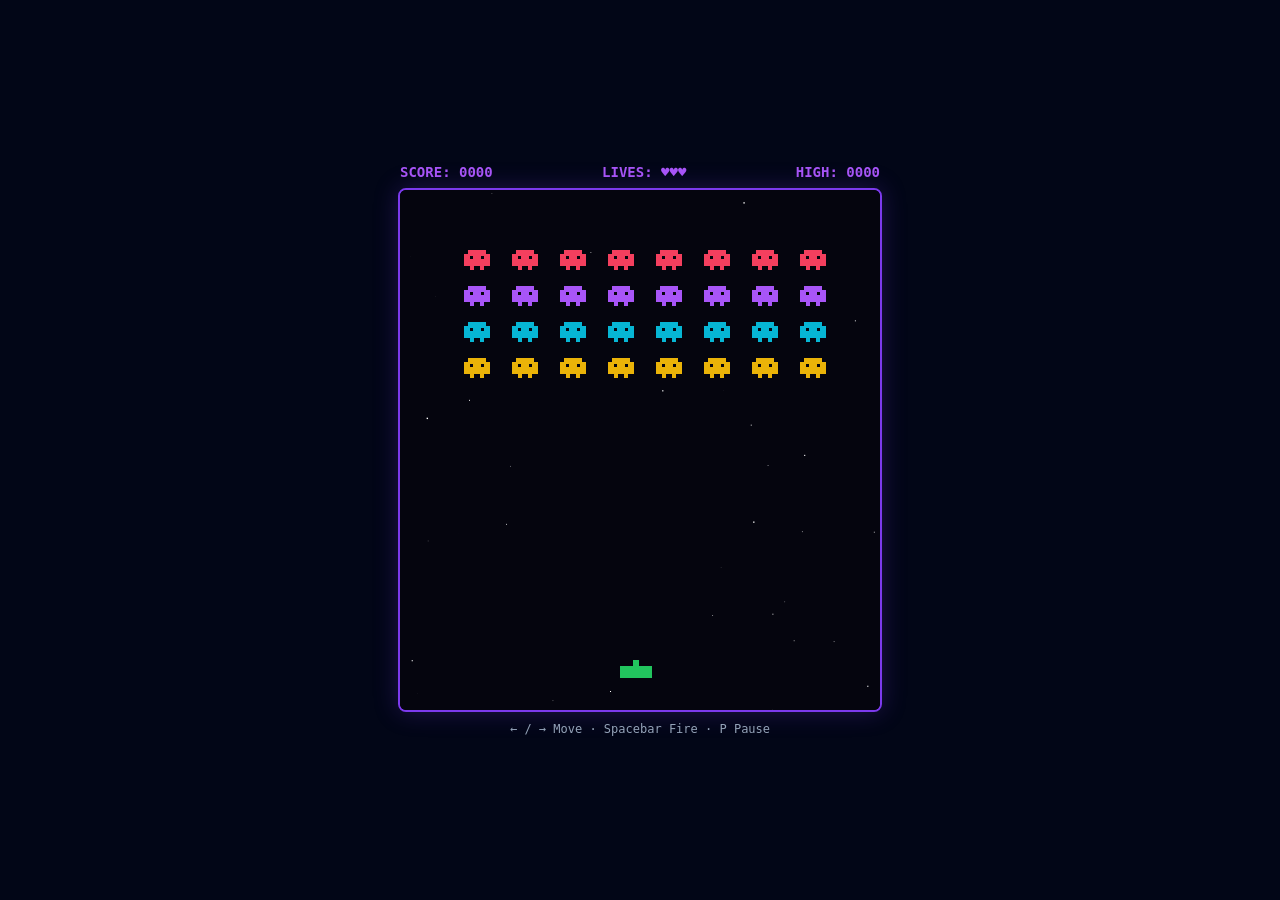
<file: public/games/space-invaders/index.html>
<!DOCTYPE html>
<html lang="en">
<head>
  <meta charset="UTF-8">
  <meta name="viewport" content="width=device-width, initial-scale=1.0, user-scalable=no">
  <title>Space Invaders 1978</title>
  <style>
    * { box-sizing: border-box; margin: 0; padding: 0; user-select: none; }
    body {
      background: #020617;
      color: #f8fafc;
      font-family: monospace;
      display: flex;
      flex-direction: column;
      align-items: center;
      justify-content: center;
      min-height: 100vh;
      overflow: hidden;
      touch-action: none;
    }
    .hud {
      display: flex;
      justify-content: space-between;
      width: 480px;
      max-width: 95vw;
      margin-bottom: 8px;
      font-size: 14px;
      color: #a855f7;
      text-transform: uppercase;
      font-weight: bold;
    }
    canvas {
      background: #000000;
      border: 2px solid #7c3aed;
      border-radius: 8px;
      box-shadow: 0 0 25px rgba(124, 58, 237, 0.25);
      display: block;
      max-width: 95vw;
    }
    .tip {
      margin-top: 10px;
      font-size: 12px;
      color: #94a3b8;
    }
  </style>
</head>
<body>

<div class="hud">
  <div>Score: <span id="score">0000</span></div>
  <div>Lives: <span id="lives">♥♥♥</span></div>
  <div>High: <span id="high">0000</span></div>
</div>

<canvas id="arcade" width="480" height="520"></canvas>
<div class="tip">← / → Move · Spacebar Fire · P Pause</div>

<script>
  const audioCtx = new (window.AudioContext || window.webkitAudioContext)();
  function sound(freq, duration = 0.08, type = 'square') {
    try {
      if (audioCtx.state === 'suspended') audioCtx.resume();
      const osc = audioCtx.createOscillator();
      const gain = audioCtx.createGain();
      osc.type = type;
      osc.frequency.setValueAtTime(freq, audioCtx.currentTime);
      gain.gain.setValueAtTime(0.08, audioCtx.currentTime);
      gain.gain.exponentialRampToValueAtTime(0.001, audioCtx.currentTime + duration);
      osc.connect(gain);
      gain.connect(audioCtx.destination);
      osc.start();
      osc.stop(audioCtx.currentTime + duration);
    } catch(e) {}
  }

  const canvas = document.getElementById('arcade');
  const ctx = canvas.getContext('2d');

  let score = 0;
  let lives = 3;
  let highScore = parseInt(localStorage.getItem('apex_space_invaders_hi') || '0', 10);
  document.getElementById('high').innerText = String(highScore).padStart(4, '0');

  let player = { x: 220, y: 470, w: 32, h: 18, speed: 4.5 };
  let lasers = [];
  let alienLasers = [];
  let aliens = [];
  let alienDir = 1;
  let alienStepY = 0;
  let alienMoveTimer = 0;
  let alienMoveInterval = 40;
  let mysteryShip = null;
  let stars = [];
  let isGameOver = false;

  for (let i = 0; i < 40; i++) {
    stars.push({ x: Math.random() * canvas.width, y: Math.random() * canvas.height, size: Math.random() * 1.5 });
  }

  function initAliens() {
    aliens = [];
    for (let r = 0; r < 4; r++) {
      for (let c = 0; c < 8; c++) {
        aliens.push({
          x: 40 + c * 48,
          y: 60 + r * 36,
          w: 26,
          h: 20,
          row: r,
          alive: true
        });
      }
    }
  }

  function shoot() {
    if (lasers.length < 2 && !isGameOver) {
      lasers.push({ x: player.x + player.w / 2 - 2, y: player.y, w: 4, h: 10, speed: 7 });
      sound(800, 0.05);
    }
  }

  let keys = {};
  window.addEventListener('keydown', e => {
    keys[e.key] = true;
    if (e.key === ' ' || e.key === 'ArrowUp') {
      e.preventDefault();
      shoot();
    }
  });
  window.addEventListener('keyup', e => {
    keys[e.key] = false;
  });

  function update() {
    if (!isGameOver) {
      if (keys['ArrowLeft'] || keys['a']) player.x = Math.max(10, player.x - player.speed);
      if (keys['ArrowRight'] || keys['d']) player.x = Math.min(canvas.width - player.w - 10, player.x + player.speed);

      // Move player lasers
      for (let i = lasers.length - 1; i >= 0; i--) {
        const l = lasers[i];
        l.y -= l.speed;

        // Check hit alien
        for (let a of aliens) {
          if (a.alive && l.x > a.x && l.x < a.x + a.w && l.y > a.y && l.y < a.y + a.h) {
            a.alive = false;
            lasers.splice(i, 1);
            score += (4 - a.row) * 10;
            document.getElementById('score').innerText = String(score).padStart(4, '0');
            sound(300, 0.1, 'noise');
            break;
          }
        }

        // Check hit mystery ship
        if (mysteryShip && l.x > mysteryShip.x && l.x < mysteryShip.x + mysteryShip.w && l.y > mysteryShip.y && l.y < mysteryShip.y + mysteryShip.h) {
          score += 150;
          mysteryShip = null;
          lasers.splice(i, 1);
          sound(950, 0.2);
          document.getElementById('score').innerText = String(score).padStart(4, '0');
        }

        if (l && l.y < 0) lasers.splice(i, 1);
      }

      // Alien Movement
      alienMoveTimer++;
      const aliveCount = aliens.filter(a => a.alive).length;
      alienMoveInterval = Math.max(8, Math.floor(aliveCount * 0.9));

      if (alienMoveTimer > alienMoveInterval) {
        alienMoveTimer = 0;
        let hitEdge = false;
        aliens.forEach(a => {
          if (a.alive) {
            if ((alienDir === 1 && a.x + a.w > canvas.width - 20) || (alienDir === -1 && a.x < 20)) {
              hitEdge = true;
            }
          }
        });

        if (hitEdge) {
          alienDir *= -1;
          aliens.forEach(a => a.y += 16);
          sound(150, 0.05);
        } else {
          aliens.forEach(a => a.x += alienDir * 12);
          sound(200, 0.05);
        }

        // Alien shooting
        if (Math.random() < 0.4 && aliveCount > 0) {
          const living = aliens.filter(a => a.alive);
          const shooter = living[Math.floor(Math.random() * living.length)];
          alienLasers.push({ x: shooter.x + shooter.w / 2, y: shooter.y + shooter.h, w: 3, h: 8, speed: 4.5 });
        }
      }

      // Move alien lasers
      for (let i = alienLasers.length - 1; i >= 0; i--) {
        const al = alienLasers[i];
        al.y += al.speed;

        // Hit player
        if (al.x > player.x && al.x < player.x + player.w && al.y > player.y && al.y < player.y + player.h) {
          alienLasers.splice(i, 1);
          lives--;
          sound(100, 0.3, 'sawtooth');
          document.getElementById('lives').innerText = '♥'.repeat(Math.max(0, lives));
          if (lives <= 0) {
            isGameOver = true;
          }
          break;
        }

        if (al.y > canvas.height) alienLasers.splice(i, 1);
      }

      // Check if aliens reach player
      if (aliens.some(a => a.alive && a.y + a.h >= player.y)) {
        isGameOver = true;
      }

      // Next wave check
      if (aliveCount === 0) {
        initAliens();
      }
    }

    draw();
    requestAnimationFrame(update);
  }

  function draw() {
    ctx.fillStyle = '#05050e';
    ctx.fillRect(0, 0, canvas.width, canvas.height);

    // Stars
    ctx.fillStyle = '#ffffff';
    stars.forEach(s => ctx.fillRect(s.x, s.y, s.size, s.size));

    // Player cannon
    ctx.fillStyle = '#22c55e';
    ctx.fillRect(player.x, player.y + 6, player.w, player.h - 6);
    ctx.fillRect(player.x + player.w / 2 - 3, player.y, 6, 6);

    // Player Lasers
    ctx.fillStyle = '#38bdf8';
    lasers.forEach(l => ctx.fillRect(l.x, l.y, l.w, l.h));

    // Alien Lasers
    ctx.fillStyle = '#ef4444';
    alienLasers.forEach(al => ctx.fillRect(al.x, al.y, al.w, al.h));

    // Aliens
    aliens.forEach(a => {
      if (a.alive) {
        ctx.fillStyle = ['#f43f5e', '#a855f7', '#06b6d4', '#eab308'][a.row];
        // Retro alien pixel shape
        ctx.fillRect(a.x + 4, a.y, a.w - 8, a.h - 4);
        ctx.fillRect(a.x, a.y + 4, a.w, a.h - 8);
        ctx.fillRect(a.x + 6, a.y + a.h - 4, 4, 4);
        ctx.fillRect(a.x + a.w - 10, a.y + a.h - 4, 4, 4);
        // Eyes
        ctx.fillStyle = '#05050e';
        ctx.fillRect(a.x + 6, a.y + 6, 3, 3);
        ctx.fillRect(a.x + a.w - 9, a.y + 6, 3, 3);
      }
    });

    if (isGameOver) {
      ctx.fillStyle = 'rgba(0, 0, 0, 0.8)';
      ctx.fillRect(0, 0, canvas.width, canvas.height);
      ctx.fillStyle = '#ef4444';
      ctx.font = '24px monospace';
      ctx.textAlign = 'center';
      ctx.fillText('MISSION FAILED', canvas.width / 2, 240);
      ctx.fillStyle = '#ffffff';
      ctx.font = '14px monospace';
      ctx.fillText('Press R to Restart', canvas.width / 2, 270);
    }
  }

  window.addEventListener('keydown', e => {
    if (e.key === 'r' || e.key === 'R') {
      score = 0;
      lives = 3;
      isGameOver = false;
      document.getElementById('score').innerText = '0000';
      document.getElementById('lives').innerText = '♥♥♥';
      initAliens();
    }
  });

  initAliens();
  requestAnimationFrame(update);
</script>
</body>
</html>
</file>
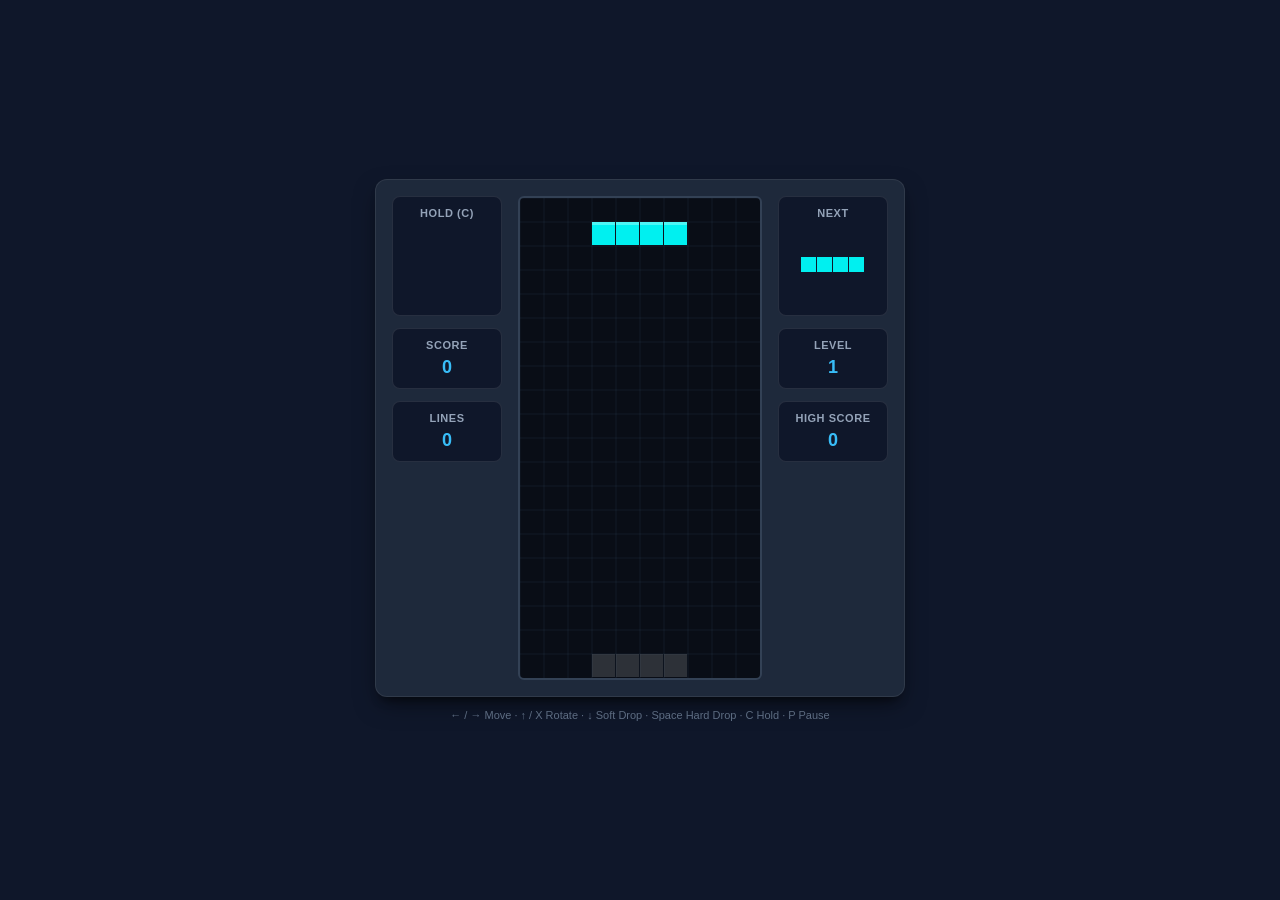
<file: public/games/tetris/index.html>
<!DOCTYPE html>
<html lang="en">
<head>
  <meta charset="UTF-8">
  <meta name="viewport" content="width=device-width, initial-scale=1.0, user-scalable=no">
  <title>Tetris Classic</title>
  <style>
    * { box-sizing: border-box; margin: 0; padding: 0; user-select: none; }
    body {
      background: #0f172a;
      color: #f8fafc;
      font-family: -apple-system, BlinkMacSystemFont, "Segoe UI", Roboto, Helvetica, Arial, sans-serif;
      display: flex;
      flex-direction: column;
      align-items: center;
      justify-content: center;
      min-height: 100vh;
      overflow: hidden;
      touch-action: none;
    }
    .game-wrapper {
      display: flex;
      gap: 16px;
      align-items: flex-start;
      background: #1e293b;
      padding: 16px;
      border-radius: 12px;
      box-shadow: 0 10px 25px -5px rgba(0, 0, 0, 0.5), 0 8px 10px -6px rgba(0, 0, 0, 0.5);
      border: 1px solid rgba(255, 255, 255, 0.08);
      max-width: 95vw;
    }
    .side-panel {
      display: flex;
      flex-direction: column;
      gap: 12px;
      width: 110px;
    }
    .box {
      background: #0f172a;
      border: 1px solid rgba(255, 255, 255, 0.1);
      border-radius: 8px;
      padding: 10px;
      text-align: center;
    }
    .box-title {
      font-size: 11px;
      font-weight: 700;
      letter-spacing: 0.05em;
      color: #94a3b8;
      text-transform: uppercase;
      margin-bottom: 6px;
    }
    .box-value {
      font-size: 18px;
      font-weight: 800;
      color: #38bdf8;
      font-variant-numeric: tabular-nums;
    }
    canvas#board {
      background: #090d16;
      border: 2px solid #334155;
      border-radius: 6px;
      display: block;
    }
    canvas.preview {
      display: block;
      margin: 0 auto;
      background: transparent;
    }
    .controls-tip {
      margin-top: 12px;
      font-size: 11px;
      color: #64748b;
      text-align: center;
    }
    .touch-controls {
      display: none;
      grid-template-columns: repeat(4, 1fr);
      gap: 6px;
      margin-top: 10px;
      width: 100%;
      max-width: 360px;
    }
    .touch-btn {
      background: #334155;
      color: white;
      border: none;
      border-radius: 6px;
      padding: 12px 6px;
      font-size: 14px;
      font-weight: bold;
      text-align: center;
    }
    .touch-btn:active { background: #0284c7; }
    @media (max-width: 600px) {
      .game-wrapper { transform: scale(0.9); }
      .touch-controls { display: grid; }
    }
    .overlay {
      position: absolute;
      inset: 0;
      background: rgba(15, 23, 42, 0.85);
      display: flex;
      flex-direction: column;
      align-items: center;
      justify-content: center;
      border-radius: 12px;
      z-index: 10;
    }
    .overlay.hidden { display: none; }
    .btn-action {
      background: #0284c7;
      color: white;
      border: none;
      padding: 10px 24px;
      font-size: 15px;
      font-weight: bold;
      border-radius: 6px;
      cursor: pointer;
      margin-top: 14px;
      transition: background 0.15s;
    }
    .btn-action:hover { background: #0369a1; }
  </style>
</head>
<body>

<div style="position: relative;">
  <div class="game-wrapper">
    <!-- Hold Box -->
    <div class="side-panel">
      <div class="box">
        <div class="box-title">Hold (C)</div>
        <canvas id="holdCanvas" class="preview" width="80" height="80"></canvas>
      </div>
      <div class="box">
        <div class="box-title">Score</div>
        <div id="scoreVal" class="box-value">0</div>
      </div>
      <div class="box">
        <div class="box-title">Lines</div>
        <div id="linesVal" class="box-value">0</div>
      </div>
    </div>

    <!-- Main Canvas -->
    <div>
      <canvas id="board" width="240" height="480"></canvas>
    </div>

    <!-- Next & Level -->
    <div class="side-panel">
      <div class="box">
        <div class="box-title">Next</div>
        <canvas id="nextCanvas" class="preview" width="80" height="80"></canvas>
      </div>
      <div class="box">
        <div class="box-title">Level</div>
        <div id="levelVal" class="box-value">1</div>
      </div>
      <div class="box">
        <div class="box-title">High Score</div>
        <div id="highVal" class="box-value">0</div>
      </div>
    </div>
  </div>

  <div id="gameOverOverlay" class="overlay hidden">
    <h2 style="font-size: 24px; margin-bottom: 8px; color: #ef4444;">Game Over</h2>
    <p id="finalScore" style="color: #94a3b8; font-size: 14px;">Score: 0</p>
    <button class="btn-action" onclick="resetGame()">Play Again</button>
  </div>
</div>

<div class="controls-tip">
  ← / → Move · ↑ / X Rotate · ↓ Soft Drop · Space Hard Drop · C Hold · P Pause
</div>

<div class="touch-controls">
  <button class="touch-btn" onclick="moveLeft()">◀</button>
  <button class="touch-btn" onclick="rotate()">↻</button>
  <button class="touch-btn" onclick="hardDrop()">▼▼</button>
  <button class="touch-btn" onclick="moveRight()">▶</button>
</div>

<script>
  // Web Audio Synth
  const audioCtx = new (window.AudioContext || window.webkitAudioContext)();
  function playSound(freq, duration = 0.08, type = 'sine') {
    try {
      if (audioCtx.state === 'suspended') audioCtx.resume();
      const osc = audioCtx.createOscillator();
      const gain = audioCtx.createGain();
      osc.type = type;
      osc.frequency.setValueAtTime(freq, audioCtx.currentTime);
      gain.gain.setValueAtTime(0.1, audioCtx.currentTime);
      gain.gain.exponentialRampToValueAtTime(0.001, audioCtx.currentTime + duration);
      osc.connect(gain);
      gain.connect(audioCtx.destination);
      osc.start();
      osc.stop(audioCtx.currentTime + duration);
    } catch(e) {}
  }

  const COLS = 10;
  const ROWS = 20;
  const BLOCK_SIZE = 24;

  const canvas = document.getElementById('board');
  const ctx = canvas.getContext('2d');
  const holdCanvas = document.getElementById('holdCanvas');
  const holdCtx = holdCanvas.getContext('2d');
  const nextCanvas = document.getElementById('nextCanvas');
  const nextCtx = nextCanvas.getContext('2d');

  const COLORS = [
    null,
    '#00f0f0', // I - Cyan
    '#0000f0', // J - Blue
    '#f0a000', // L - Orange
    '#f0f000', // O - Yellow
    '#00f000', // S - Green
    '#a000f0', // T - Purple
    '#f00000'  // Z - Red
  ];

  const SHAPES = [
    [],
    [[1,1,1,1]], // I
    [[2,0,0],[2,2,2]], // J
    [[0,0,3],[3,3,3]], // L
    [[4,4],[4,4]], // O
    [[0,5,5],[5,5,0]], // S
    [[0,6,0],[6,6,6]], // T
    [[7,7,0],[0,7,7]]  // Z
  ];

  let board = Array.from({length: ROWS}, () => Array(COLS).fill(0));
  let score = 0;
  let lines = 0;
  let level = 1;
  let highScore = parseInt(localStorage.getItem('apex_tetris_high') || '0', 10);
  document.getElementById('highVal').innerText = highScore;

  let currentPiece = null;
  let nextPieceType = null;
  let holdPieceType = null;
  let canHold = true;
  let dropCounter = 0;
  let dropInterval = 800;
  let lastTime = 0;
  let isGameOver = false;
  let isPaused = false;

  function randomPiece() {
    const id = Math.floor(Math.random() * 7) + 1;
    return {
      id: id,
      matrix: SHAPES[id].map(row => [...row]),
      x: Math.floor(COLS / 2) - Math.ceil(SHAPES[id][0].length / 2),
      y: 0
    };
  }

  function collide(board, piece) {
    const [m, o] = [piece.matrix, piece];
    for (let y = 0; y < m.length; ++y) {
      for (let x = 0; x < m[y].length; ++x) {
        if (m[y][x] !== 0) {
          const boardY = y + o.y;
          const boardX = x + o.x;
          if (boardX < 0 || boardX >= COLS || boardY >= ROWS) return true;
          if (boardY >= 0 && board[boardY][boardX] !== 0) return true;
        }
      }
    }
    return false;
  }

  function merge(board, piece) {
    piece.matrix.forEach((row, y) => {
      row.forEach((value, x) => {
        if (value !== 0 && piece.y + y >= 0) {
          board[piece.y + y][piece.x + x] = value;
        }
      });
    });
  }

  function rotateMatrix(matrix) {
    return matrix[0].map((_, i) => matrix.map(row => row[i]).reverse());
  }

  function playerRotate() {
    if (isGameOver || isPaused || !currentPiece) return;
    const oldMatrix = currentPiece.matrix;
    currentPiece.matrix = rotateMatrix(currentPiece.matrix);
    let offset = 1;
    while (collide(board, currentPiece)) {
      currentPiece.x += offset;
      offset = -(offset + (offset > 0 ? 1 : -1));
      if (offset > currentPiece.matrix[0].length) {
        currentPiece.matrix = oldMatrix;
        return;
      }
    }
    playSound(420, 0.05);
  }

  function playerMove(dir) {
    if (isGameOver || isPaused || !currentPiece) return;
    currentPiece.x += dir;
    if (collide(board, currentPiece)) {
      currentPiece.x -= dir;
    } else {
      playSound(260, 0.03);
    }
  }

  function playerDrop() {
    if (isGameOver || isPaused || !currentPiece) return;
    currentPiece.y++;
    if (collide(board, currentPiece)) {
      currentPiece.y--;
      merge(board, currentPiece);
      playSound(180, 0.06);
      clearLines();
      spawnNext();
    }
    dropCounter = 0;
  }

  function hardDrop() {
    if (isGameOver || isPaused || !currentPiece) return;
    while (!collide(board, currentPiece)) {
      currentPiece.y++;
    }
    currentPiece.y--;
    merge(board, currentPiece);
    playSound(200, 0.08, 'triangle');
    clearLines();
    spawnNext();
    dropCounter = 0;
  }

  function holdPieceAction() {
    if (isGameOver || isPaused || !canHold) return;
    if (!holdPieceType) {
      holdPieceType = currentPiece.id;
      spawnNext();
    } else {
      const temp = holdPieceType;
      holdPieceType = currentPiece.id;
      currentPiece = {
        id: temp,
        matrix: SHAPES[temp].map(row => [...row]),
        x: Math.floor(COLS / 2) - Math.ceil(SHAPES[temp][0].length / 2),
        y: 0
      };
    }
    canHold = false;
    drawMini(holdCtx, holdPieceType);
    playSound(350, 0.05);
  }

  function clearLines() {
    let linesCleared = 0;
    outer: for (let y = ROWS - 1; y >= 0; --y) {
      for (let x = 0; x < COLS; ++x) {
        if (board[y][x] === 0) continue outer;
      }
      board.splice(y, 1);
      board.unshift(Array(COLS).fill(0));
      linesCleared++;
      y++;
    }
    if (linesCleared > 0) {
      lines += linesCleared;
      const points = [0, 100, 300, 500, 800][linesCleared] * level;
      score += points;
      level = Math.floor(lines / 10) + 1;
      dropInterval = Math.max(100, 800 - (level - 1) * 70);

      document.getElementById('scoreVal').innerText = score;
      document.getElementById('linesVal').innerText = lines;
      document.getElementById('levelVal').innerText = level;

      if (score > highScore) {
        highScore = score;
        localStorage.setItem('apex_tetris_high', highScore.toString());
        document.getElementById('highVal').innerText = highScore;
      }
      playSound(600 + linesCleared * 100, 0.15, 'square');
    }
  }

  function spawnNext() {
    if (!nextPieceType) nextPieceType = Math.floor(Math.random() * 7) + 1;
    currentPiece = {
      id: nextPieceType,
      matrix: SHAPES[nextPieceType].map(row => [...row]),
      x: Math.floor(COLS / 2) - Math.ceil(SHAPES[nextPieceType][0].length / 2),
      y: 0
    };
    nextPieceType = Math.floor(Math.random() * 7) + 1;
    drawMini(nextCtx, nextPieceType);
    canHold = true;

    if (collide(board, currentPiece)) {
      gameOver();
    }
  }

  function gameOver() {
    isGameOver = true;
    document.getElementById('finalScore').innerText = `Final Score: ${score}`;
    document.getElementById('gameOverOverlay').classList.remove('hidden');
    playSound(120, 0.4, 'sawtooth');
  }

  function resetGame() {
    board = Array.from({length: ROWS}, () => Array(COLS).fill(0));
    score = 0;
    lines = 0;
    level = 1;
    dropInterval = 800;
    isGameOver = false;
    isPaused = false;
    holdPieceType = null;
    nextPieceType = null;
    canHold = true;

    document.getElementById('scoreVal').innerText = '0';
    document.getElementById('linesVal').innerText = '0';
    document.getElementById('levelVal').innerText = '1';
    document.getElementById('gameOverOverlay').classList.add('hidden');
    holdCtx.clearRect(0, 0, 80, 80);

    spawnNext();
  }

  function drawMini(cCtx, pieceId) {
    cCtx.clearRect(0, 0, 80, 80);
    if (!pieceId) return;
    const matrix = SHAPES[pieceId];
    const size = 16;
    const offsetX = (80 - matrix[0].length * size) / 2;
    const offsetY = (80 - matrix.length * size) / 2;
    matrix.forEach((row, y) => {
      row.forEach((value, x) => {
        if (value !== 0) {
          cCtx.fillStyle = COLORS[value];
          cCtx.fillRect(offsetX + x * size, offsetY + y * size, size - 1, size - 1);
        }
      });
    });
  }

  function drawGhost() {
    if (!currentPiece) return;
    const ghost = {
      matrix: currentPiece.matrix,
      x: currentPiece.x,
      y: currentPiece.y
    };
    while (!collide(board, ghost)) {
      ghost.y++;
    }
    ghost.y--;

    ctx.fillStyle = 'rgba(255, 255, 255, 0.15)';
    ghost.matrix.forEach((row, y) => {
      row.forEach((value, x) => {
        if (value !== 0) {
          ctx.fillRect((ghost.x + x) * BLOCK_SIZE, (ghost.y + y) * BLOCK_SIZE, BLOCK_SIZE - 1, BLOCK_SIZE - 1);
        }
      });
    });
  }

  function draw() {
    ctx.clearRect(0, 0, canvas.width, canvas.height);

    // Grid lines subtle
    ctx.strokeStyle = '#1e293b';
    ctx.lineWidth = 0.5;
    for (let x = 0; x < canvas.width; x += BLOCK_SIZE) {
      ctx.beginPath(); ctx.moveTo(x, 0); ctx.lineTo(x, canvas.height); ctx.stroke();
    }
    for (let y = 0; y < canvas.height; y += BLOCK_SIZE) {
      ctx.beginPath(); ctx.moveTo(0, y); ctx.lineTo(canvas.width, y); ctx.stroke();
    }

    // Board blocks
    board.forEach((row, y) => {
      row.forEach((value, x) => {
        if (value !== 0) {
          ctx.fillStyle = COLORS[value];
          ctx.fillRect(x * BLOCK_SIZE, y * BLOCK_SIZE, BLOCK_SIZE - 1, BLOCK_SIZE - 1);
          ctx.fillStyle = 'rgba(255, 255, 255, 0.2)';
          ctx.fillRect(x * BLOCK_SIZE, y * BLOCK_SIZE, BLOCK_SIZE - 1, 3);
        }
      });
    });

    if (currentPiece) {
      drawGhost();
      currentPiece.matrix.forEach((row, y) => {
        row.forEach((value, x) => {
          if (value !== 0) {
            ctx.fillStyle = COLORS[value];
            ctx.fillRect((currentPiece.x + x) * BLOCK_SIZE, (currentPiece.y + y) * BLOCK_SIZE, BLOCK_SIZE - 1, BLOCK_SIZE - 1);
            ctx.fillStyle = 'rgba(255, 255, 255, 0.3)';
            ctx.fillRect((currentPiece.x + x) * BLOCK_SIZE, (currentPiece.y + y) * BLOCK_SIZE, BLOCK_SIZE - 1, 3);
          }
        });
      });
    }
  }

  function update(time = 0) {
    const deltaTime = time - lastTime;
    lastTime = time;

    if (!isGameOver && !isPaused) {
      dropCounter += deltaTime;
      if (dropCounter > dropInterval) {
        playerDrop();
      }
    }

    draw();
    requestAnimationFrame(update);
  }

  window.addEventListener('keydown', e => {
    if (['ArrowUp', 'ArrowDown', 'ArrowLeft', 'ArrowRight', ' '].includes(e.key)) {
      e.preventDefault();
    }
    if (e.key === 'ArrowLeft' || e.key === 'a' || e.key === 'A') playerMove(-1);
    else if (e.key === 'ArrowRight' || e.key === 'd' || e.key === 'D') playerMove(1);
    else if (e.key === 'ArrowDown' || e.key === 's' || e.key === 'S') playerDrop();
    else if (e.key === 'ArrowUp' || e.key === 'x' || e.key === 'w' || e.key === 'W') playerRotate();
    else if (e.key === ' ') hardDrop();
    else if (e.key === 'c' || e.key === 'C' || e.key === 'Shift') holdPieceAction();
    else if (e.key === 'p' || e.key === 'P') isPaused = !isPaused;
  });

  function moveLeft() { playerMove(-1); }
  function moveRight() { playerMove(1); }
  function rotate() { playerRotate(); }

  resetGame();
  requestAnimationFrame(update);
</script>
</body>
</html>
</file>
